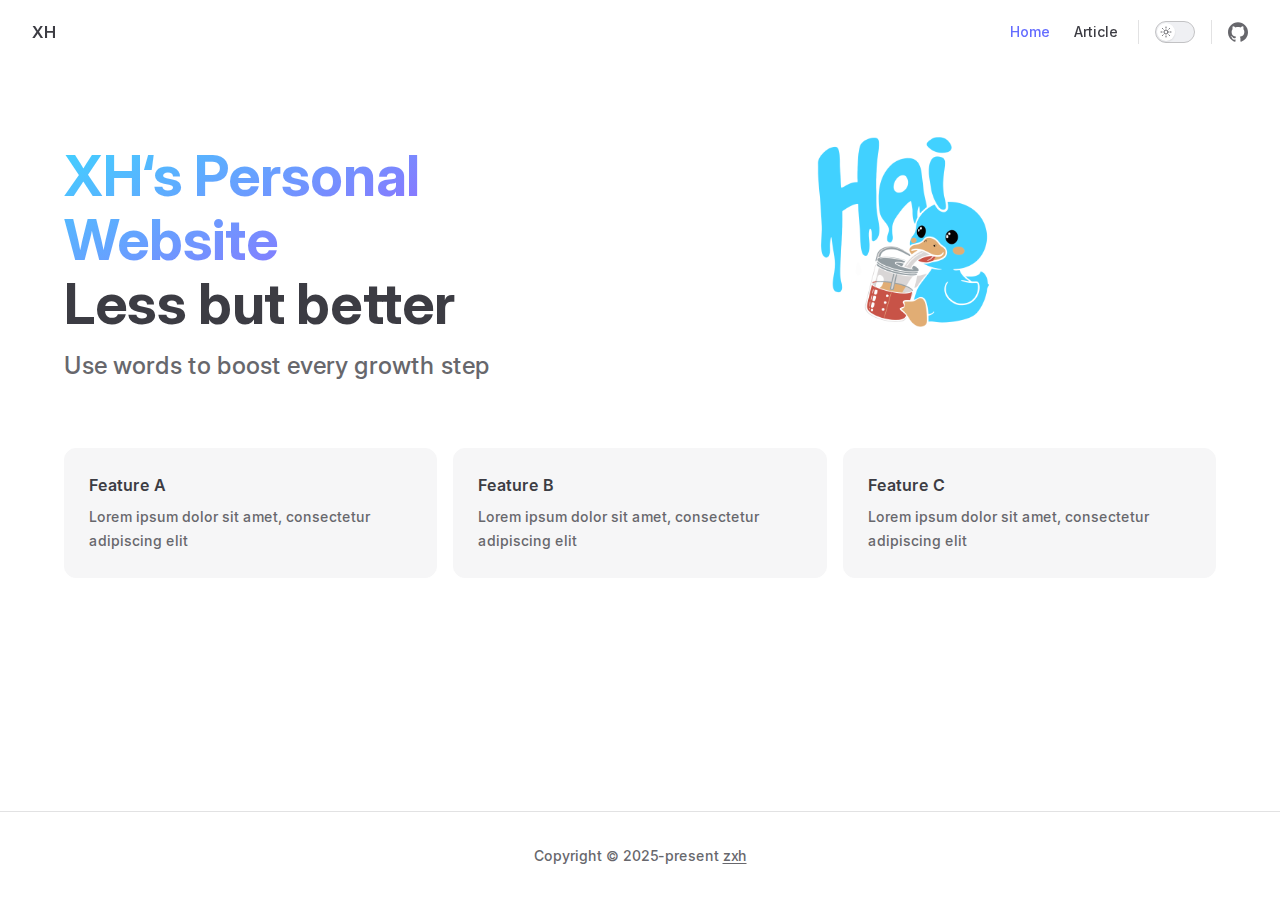
<file: index.html>
<!DOCTYPE html>
<html lang="en-US" dir="ltr">
  <head>
    <meta charset="utf-8">
    <meta name="viewport" content="width=device-width,initial-scale=1">
    <title>XH</title>
    <meta name="description" content="使用VitePress生成的blog文档网站">
    <meta name="generator" content="VitePress v2.0.0-alpha.12">
    <link rel="preload stylesheet" href="/assets/style.DUV1ChgA.css" as="style">
    <link rel="preload stylesheet" href="/vp-icons.css" as="style">
    
    <script type="module" src="/assets/app.CC34lqM5.js"></script>
    <link rel="preload" href="/assets/inter-roman-latin.Di8DUHzh.woff2" as="font" type="font/woff2" crossorigin="">
    <link rel="modulepreload" href="/assets/chunks/theme.CEknvPXt.js">
    <link rel="modulepreload" href="/assets/chunks/framework.W5ZyBR1w.js">
    <link rel="modulepreload" href="/assets/index.md.D9XvbfCu.lean.js">
    <script id="check-dark-mode">(()=>{const e=localStorage.getItem("vitepress-theme-appearance")||"auto",a=window.matchMedia("(prefers-color-scheme: dark)").matches;(!e||e==="auto"?a:e==="dark")&&document.documentElement.classList.add("dark")})();</script>
    <script id="check-mac-os">document.documentElement.classList.toggle("mac",/Mac|iPhone|iPod|iPad/i.test(navigator.platform));</script>
  </head>
  <body>
    <div id="app"><div class="Layout" data-v-adb156aa><!--[--><!--]--><!--[--><span tabindex="-1" data-v-25894987></span><a href="#VPContent" class="VPSkipLink visually-hidden" data-v-25894987>Skip to content</a><!--]--><!----><header class="VPNav" data-v-adb156aa data-v-710d54a1><div class="VPNavBar" data-v-710d54a1 data-v-9a931d85><div class="wrapper" data-v-9a931d85><div class="container" data-v-9a931d85><div class="title" data-v-9a931d85><div class="VPNavBarTitle" data-v-9a931d85 data-v-a7678680><a class="title" href="/" data-v-a7678680><!--[--><!--]--><!----><span data-v-a7678680>XH</span><!--[--><!--]--></a></div></div><div class="content" data-v-9a931d85><div class="content-body" data-v-9a931d85><!--[--><!--]--><div class="VPNavBarSearch search" data-v-9a931d85><!----></div><nav aria-labelledby="main-nav-aria-label" class="VPNavBarMenu menu" data-v-9a931d85 data-v-b2a6359a><span id="main-nav-aria-label" class="visually-hidden" data-v-b2a6359a> Main Navigation </span><!--[--><!--[--><a class="VPLink link VPNavBarMenuLink active" href="/" tabindex="0" data-v-b2a6359a data-v-f51a6a4e><!--[--><span data-v-f51a6a4e>Home</span><!--]--></a><!--]--><!--[--><a class="VPLink link VPNavBarMenuLink" href="/markdown-examples.html" tabindex="0" data-v-b2a6359a data-v-f51a6a4e><!--[--><span data-v-f51a6a4e>Article</span><!--]--></a><!--]--><!--]--></nav><!----><div class="VPNavBarAppearance appearance" data-v-9a931d85 data-v-0c51f69e><button class="VPSwitch VPSwitchAppearance" type="button" role="switch" title aria-checked="false" data-v-0c51f69e data-v-4a8a5fa1 data-v-a7b1f22e><span class="check" data-v-a7b1f22e><span class="icon" data-v-a7b1f22e><!--[--><span class="vpi-sun sun" data-v-4a8a5fa1></span><span class="vpi-moon moon" data-v-4a8a5fa1></span><!--]--></span></span></button></div><div class="VPSocialLinks VPNavBarSocialLinks social-links" data-v-9a931d85 data-v-9355685b data-v-8d0fad53><!--[--><a class="VPSocialLink no-icon" href="https://github.com/zxh09" aria-label="github" target="_blank" rel="me noopener" data-v-8d0fad53 data-v-4b28e088><span class="vpi-social-github"></span></a><!--]--></div><div class="VPFlyout VPNavBarExtra extra" data-v-9a931d85 data-v-8dec9abe data-v-ad93f926><button type="button" class="button" aria-haspopup="true" aria-expanded="false" aria-label="extra navigation" data-v-ad93f926><span class="vpi-more-horizontal icon" data-v-ad93f926></span></button><div class="menu" data-v-ad93f926><div class="VPMenu" data-v-ad93f926 data-v-7fc4bb5d><!----><!--[--><!--[--><!----><div class="group" data-v-8dec9abe><div class="item appearance" data-v-8dec9abe><p class="label" data-v-8dec9abe>Appearance</p><div class="appearance-action" data-v-8dec9abe><button class="VPSwitch VPSwitchAppearance" type="button" role="switch" title aria-checked="false" data-v-8dec9abe data-v-4a8a5fa1 data-v-a7b1f22e><span class="check" data-v-a7b1f22e><span class="icon" data-v-a7b1f22e><!--[--><span class="vpi-sun sun" data-v-4a8a5fa1></span><span class="vpi-moon moon" data-v-4a8a5fa1></span><!--]--></span></span></button></div></div></div><div class="group" data-v-8dec9abe><div class="item social-links" data-v-8dec9abe><div class="VPSocialLinks social-links-list" data-v-8dec9abe data-v-8d0fad53><!--[--><a class="VPSocialLink no-icon" href="https://github.com/zxh09" aria-label="github" target="_blank" rel="me noopener" data-v-8d0fad53 data-v-4b28e088><span class="vpi-social-github"></span></a><!--]--></div></div></div><!--]--><!--]--></div></div></div><!--[--><!--]--><button type="button" class="VPNavBarHamburger hamburger" aria-label="mobile navigation" aria-expanded="false" aria-controls="VPNavScreen" data-v-9a931d85 data-v-36418c8a><span class="container" data-v-36418c8a><span class="top" data-v-36418c8a></span><span class="middle" data-v-36418c8a></span><span class="bottom" data-v-36418c8a></span></span></button></div></div></div></div><div class="divider" data-v-9a931d85><div class="divider-line" data-v-9a931d85></div></div></div><!----></header><!----><!----><div class="VPContent is-home" id="VPContent" data-v-adb156aa data-v-68d24d07><div class="VPHome" data-v-68d24d07 data-v-93626b17><!--[--><!--]--><div class="VPHero has-image VPHomeHero" data-v-93626b17 data-v-32ca7576><div class="container" data-v-32ca7576><div class="main" data-v-32ca7576><!--[--><!--]--><!--[--><h1 class="heading" data-v-32ca7576><span class="name clip" data-v-32ca7576>XH‘s Personal Website</span><span class="text" data-v-32ca7576>Less but better</span></h1><p class="tagline" data-v-32ca7576>Use words to boost every growth step</p><!--]--><!--[--><!--]--><!----><!--[--><!--]--></div><div class="image" data-v-32ca7576><div class="image-container" data-v-32ca7576><div class="image-bg" data-v-32ca7576></div><!--[--><!--[--><img class="VPImage image-src" src="/imgs/main.png" alt data-v-a6f356d4><!--]--><!--]--></div></div></div></div><!--[--><!--]--><!--[--><!--]--><div class="VPFeatures VPHomeFeatures" data-v-93626b17 data-v-2388cc0f><div class="container" data-v-2388cc0f><div class="items" data-v-2388cc0f><!--[--><div class="grid-3 item" data-v-2388cc0f><div class="VPLink no-icon VPFeature" data-v-2388cc0f data-v-0be85308><!--[--><article class="box" data-v-0be85308><!----><h2 class="title" data-v-0be85308>Feature A</h2><p class="details" data-v-0be85308>Lorem ipsum dolor sit amet, consectetur adipiscing elit</p><!----></article><!--]--></div></div><div class="grid-3 item" data-v-2388cc0f><div class="VPLink no-icon VPFeature" data-v-2388cc0f data-v-0be85308><!--[--><article class="box" data-v-0be85308><!----><h2 class="title" data-v-0be85308>Feature B</h2><p class="details" data-v-0be85308>Lorem ipsum dolor sit amet, consectetur adipiscing elit</p><!----></article><!--]--></div></div><div class="grid-3 item" data-v-2388cc0f><div class="VPLink no-icon VPFeature" data-v-2388cc0f data-v-0be85308><!--[--><article class="box" data-v-0be85308><!----><h2 class="title" data-v-0be85308>Feature C</h2><p class="details" data-v-0be85308>Lorem ipsum dolor sit amet, consectetur adipiscing elit</p><!----></article><!--]--></div></div><!--]--></div></div></div><!--[--><!--]--><div class="vp-doc container" style="" data-v-93626b17 data-v-5d46c7b2><!--[--><div style="position:relative;" data-v-93626b17><div></div></div><!--]--></div></div></div><footer class="VPFooter" data-v-adb156aa data-v-08263609><div class="container" data-v-08263609><!----><p class="copyright" data-v-08263609>Copyright © 2025-present <a href="https://github.com/zxh09">zxh</a></p></div></footer><!--[--><!--]--></div></div>
    <script>window.__VP_HASH_MAP__=JSON.parse("{\"1600words.md\":\"C4HKEmyh\",\"api-examples.md\":\"BicJj2R2\",\"index.md\":\"D9XvbfCu\",\"markdown-examples.md\":\"Cv0od21R\"}");window.__VP_SITE_DATA__=JSON.parse("{\"lang\":\"en-US\",\"dir\":\"ltr\",\"title\":\"XH\",\"description\":\"使用VitePress生成的blog文档网站\",\"base\":\"/\",\"head\":[],\"router\":{\"prefetchLinks\":true},\"appearance\":true,\"themeConfig\":{\"nav\":[{\"text\":\"Home\",\"link\":\"/\"},{\"text\":\"Article\",\"link\":\"/markdown-examples\"}],\"sidebar\":[{\"text\":\"Article\",\"items\":[{\"text\":\"Markdown Examples\",\"link\":\"/markdown-examples\"},{\"text\":\"Runtime API Examples\",\"link\":\"/api-examples\"},{\"text\":\"1600words\",\"link\":\"/1600words\"}]}],\"socialLinks\":[{\"icon\":\"github\",\"link\":\"https://github.com/zxh09\"}],\"footer\":{\"copyright\":\"Copyright © 2025-present <a href=\\\"https://github.com/zxh09\\\">zxh</a>\"}},\"locales\":{},\"scrollOffset\":134,\"cleanUrls\":false,\"additionalConfig\":{}}");</script>
    
  </body>
</html>
</file>
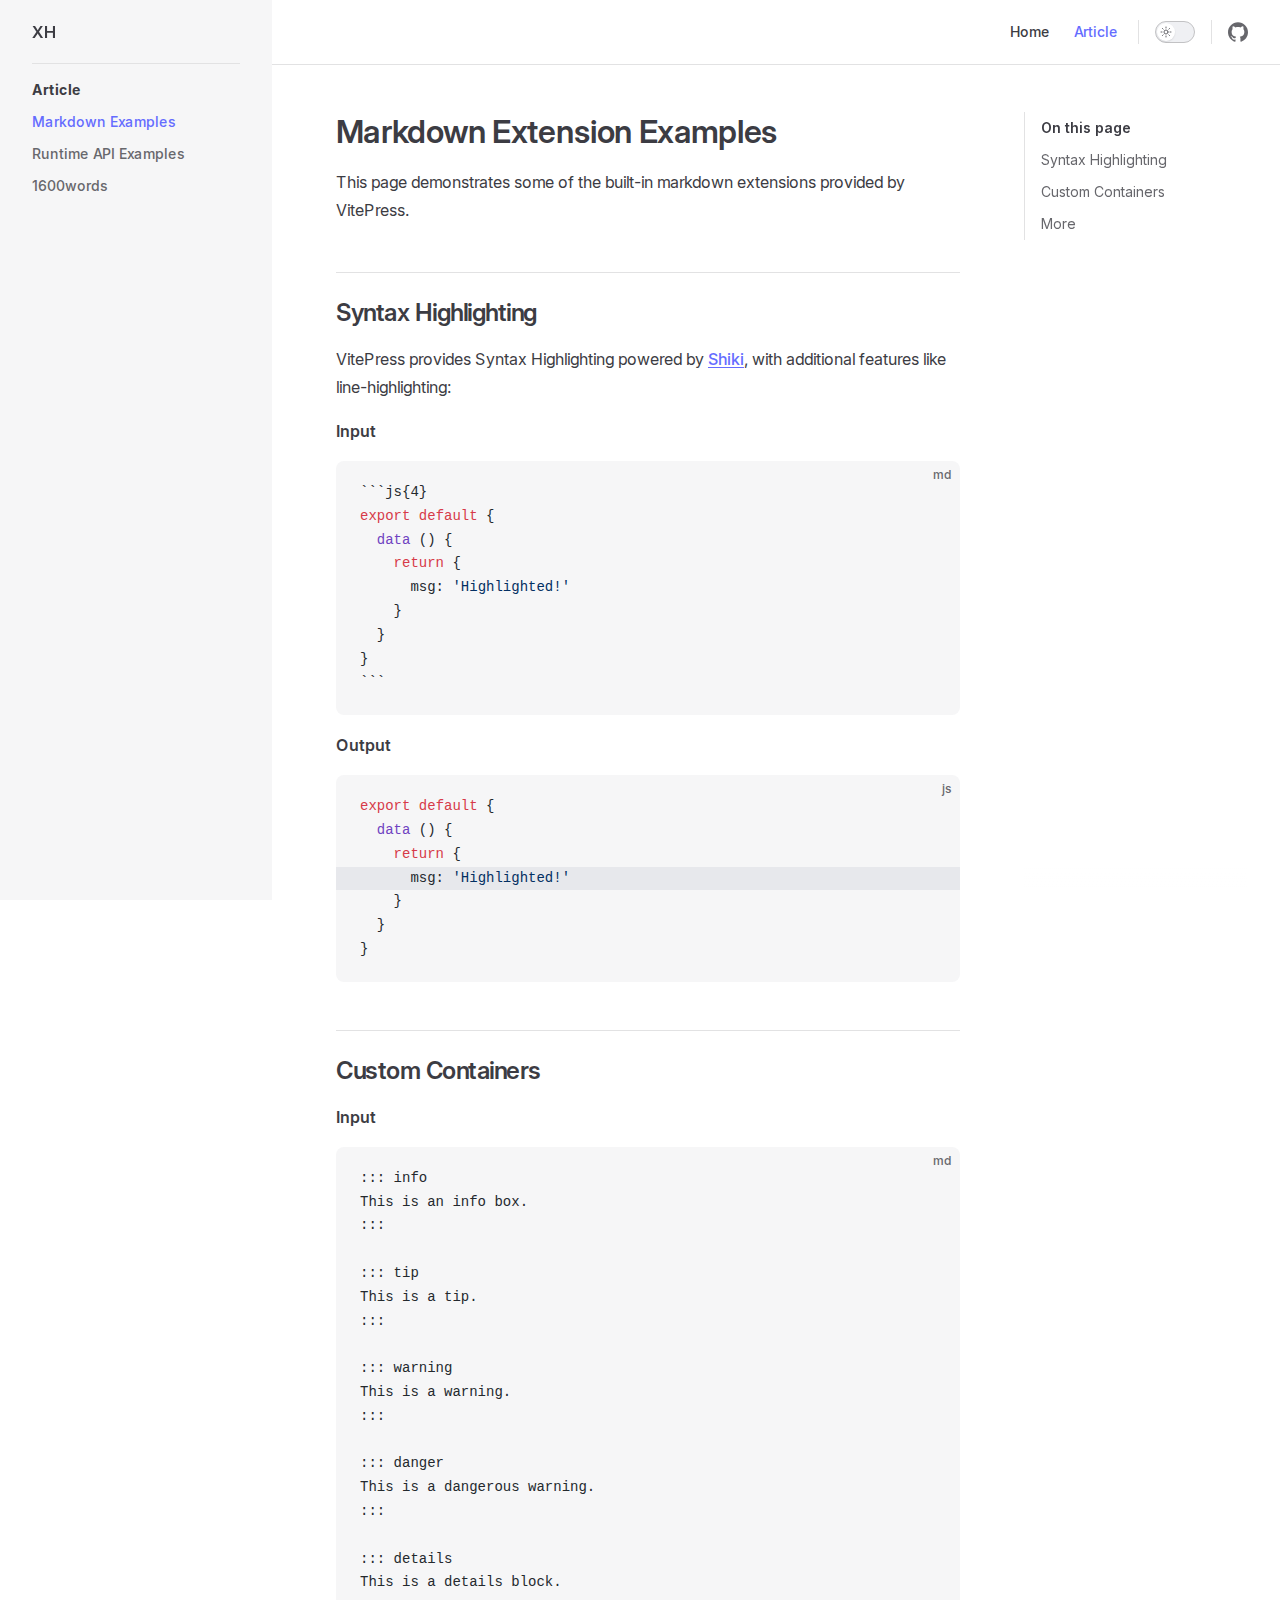
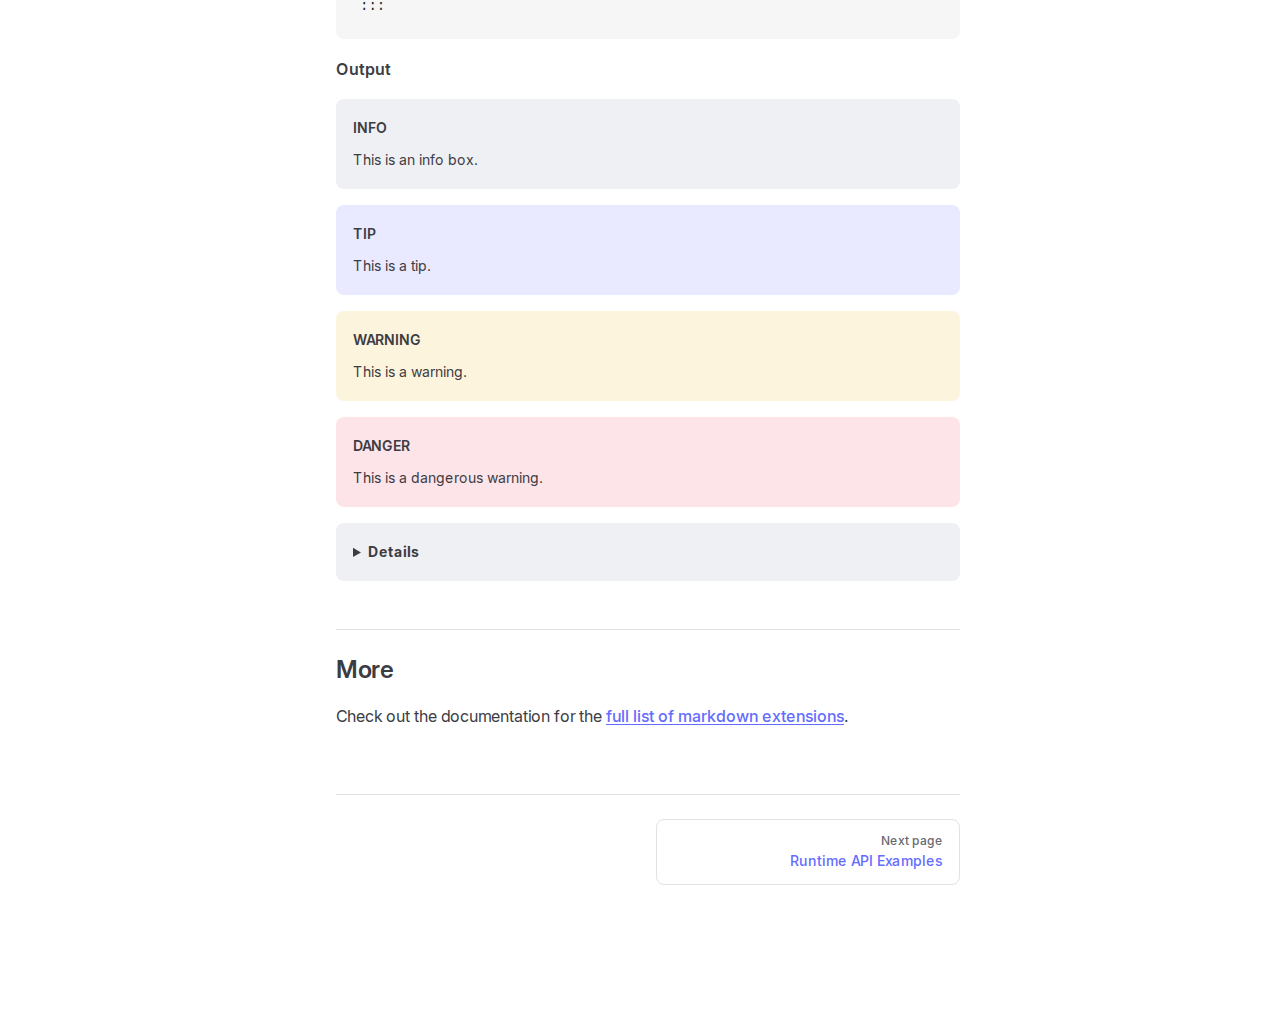
<file: markdown-examples.html>
<!DOCTYPE html>
<html lang="en-US" dir="ltr">
  <head>
    <meta charset="utf-8">
    <meta name="viewport" content="width=device-width,initial-scale=1">
    <title>Markdown Extension Examples | XH</title>
    <meta name="description" content="使用VitePress生成的blog文档网站">
    <meta name="generator" content="VitePress v2.0.0-alpha.12">
    <link rel="preload stylesheet" href="/assets/style.DUV1ChgA.css" as="style">
    <link rel="preload stylesheet" href="/vp-icons.css" as="style">
    
    <script type="module" src="/assets/app.CC34lqM5.js"></script>
    <link rel="preload" href="/assets/inter-roman-latin.Di8DUHzh.woff2" as="font" type="font/woff2" crossorigin="">
    <link rel="modulepreload" href="/assets/chunks/theme.CEknvPXt.js">
    <link rel="modulepreload" href="/assets/chunks/framework.W5ZyBR1w.js">
    <link rel="modulepreload" href="/assets/markdown-examples.md.Cv0od21R.lean.js">
    <script id="check-dark-mode">(()=>{const e=localStorage.getItem("vitepress-theme-appearance")||"auto",a=window.matchMedia("(prefers-color-scheme: dark)").matches;(!e||e==="auto"?a:e==="dark")&&document.documentElement.classList.add("dark")})();</script>
    <script id="check-mac-os">document.documentElement.classList.toggle("mac",/Mac|iPhone|iPod|iPad/i.test(navigator.platform));</script>
  </head>
  <body>
    <div id="app"><div class="Layout" data-v-adb156aa><!--[--><!--]--><!--[--><span tabindex="-1" data-v-25894987></span><a href="#VPContent" class="VPSkipLink visually-hidden" data-v-25894987>Skip to content</a><!--]--><!----><header class="VPNav" data-v-adb156aa data-v-710d54a1><div class="VPNavBar" data-v-710d54a1 data-v-9a931d85><div class="wrapper" data-v-9a931d85><div class="container" data-v-9a931d85><div class="title" data-v-9a931d85><div class="VPNavBarTitle has-sidebar" data-v-9a931d85 data-v-a7678680><a class="title" href="/" data-v-a7678680><!--[--><!--]--><!----><span data-v-a7678680>XH</span><!--[--><!--]--></a></div></div><div class="content" data-v-9a931d85><div class="content-body" data-v-9a931d85><!--[--><!--]--><div class="VPNavBarSearch search" data-v-9a931d85><!----></div><nav aria-labelledby="main-nav-aria-label" class="VPNavBarMenu menu" data-v-9a931d85 data-v-b2a6359a><span id="main-nav-aria-label" class="visually-hidden" data-v-b2a6359a> Main Navigation </span><!--[--><!--[--><a class="VPLink link VPNavBarMenuLink" href="/" tabindex="0" data-v-b2a6359a data-v-f51a6a4e><!--[--><span data-v-f51a6a4e>Home</span><!--]--></a><!--]--><!--[--><a class="VPLink link VPNavBarMenuLink active" href="/markdown-examples.html" tabindex="0" data-v-b2a6359a data-v-f51a6a4e><!--[--><span data-v-f51a6a4e>Article</span><!--]--></a><!--]--><!--]--></nav><!----><div class="VPNavBarAppearance appearance" data-v-9a931d85 data-v-0c51f69e><button class="VPSwitch VPSwitchAppearance" type="button" role="switch" title aria-checked="false" data-v-0c51f69e data-v-4a8a5fa1 data-v-a7b1f22e><span class="check" data-v-a7b1f22e><span class="icon" data-v-a7b1f22e><!--[--><span class="vpi-sun sun" data-v-4a8a5fa1></span><span class="vpi-moon moon" data-v-4a8a5fa1></span><!--]--></span></span></button></div><div class="VPSocialLinks VPNavBarSocialLinks social-links" data-v-9a931d85 data-v-9355685b data-v-8d0fad53><!--[--><a class="VPSocialLink no-icon" href="https://github.com/zxh09" aria-label="github" target="_blank" rel="me noopener" data-v-8d0fad53 data-v-4b28e088><span class="vpi-social-github"></span></a><!--]--></div><div class="VPFlyout VPNavBarExtra extra" data-v-9a931d85 data-v-8dec9abe data-v-ad93f926><button type="button" class="button" aria-haspopup="true" aria-expanded="false" aria-label="extra navigation" data-v-ad93f926><span class="vpi-more-horizontal icon" data-v-ad93f926></span></button><div class="menu" data-v-ad93f926><div class="VPMenu" data-v-ad93f926 data-v-7fc4bb5d><!----><!--[--><!--[--><!----><div class="group" data-v-8dec9abe><div class="item appearance" data-v-8dec9abe><p class="label" data-v-8dec9abe>Appearance</p><div class="appearance-action" data-v-8dec9abe><button class="VPSwitch VPSwitchAppearance" type="button" role="switch" title aria-checked="false" data-v-8dec9abe data-v-4a8a5fa1 data-v-a7b1f22e><span class="check" data-v-a7b1f22e><span class="icon" data-v-a7b1f22e><!--[--><span class="vpi-sun sun" data-v-4a8a5fa1></span><span class="vpi-moon moon" data-v-4a8a5fa1></span><!--]--></span></span></button></div></div></div><div class="group" data-v-8dec9abe><div class="item social-links" data-v-8dec9abe><div class="VPSocialLinks social-links-list" data-v-8dec9abe data-v-8d0fad53><!--[--><a class="VPSocialLink no-icon" href="https://github.com/zxh09" aria-label="github" target="_blank" rel="me noopener" data-v-8d0fad53 data-v-4b28e088><span class="vpi-social-github"></span></a><!--]--></div></div></div><!--]--><!--]--></div></div></div><!--[--><!--]--><button type="button" class="VPNavBarHamburger hamburger" aria-label="mobile navigation" aria-expanded="false" aria-controls="VPNavScreen" data-v-9a931d85 data-v-36418c8a><span class="container" data-v-36418c8a><span class="top" data-v-36418c8a></span><span class="middle" data-v-36418c8a></span><span class="bottom" data-v-36418c8a></span></span></button></div></div></div></div><div class="divider" data-v-9a931d85><div class="divider-line" data-v-9a931d85></div></div></div><!----></header><div class="VPLocalNav has-sidebar empty" data-v-adb156aa data-v-00fb20b8><div class="container" data-v-00fb20b8><button class="menu" aria-expanded="false" aria-controls="VPSidebarNav" data-v-00fb20b8><span class="vpi-align-left menu-icon" data-v-00fb20b8></span><span class="menu-text" data-v-00fb20b8>Menu</span></button><div class="VPLocalNavOutlineDropdown" style="--vp-vh:0px;" data-v-00fb20b8 data-v-99df689c><button data-v-99df689c>Return to top</button><!----></div></div></div><aside class="VPSidebar" data-v-adb156aa data-v-d5a2a295><div class="curtain" data-v-d5a2a295></div><nav class="nav" id="VPSidebarNav" aria-labelledby="sidebar-aria-label" tabindex="-1" data-v-d5a2a295><span class="visually-hidden" id="sidebar-aria-label" data-v-d5a2a295> Sidebar Navigation </span><!--[--><!--]--><!--[--><div class="no-transition group" data-v-36bc6b9e><section class="VPSidebarItem level-0 has-active" data-v-36bc6b9e data-v-54834ca1><div class="item" role="button" tabindex="0" data-v-54834ca1><div class="indicator" data-v-54834ca1></div><h2 class="text" data-v-54834ca1>Article</h2><!----></div><div class="items" data-v-54834ca1><!--[--><div class="VPSidebarItem level-1 is-link" data-v-54834ca1 data-v-54834ca1><div class="item" data-v-54834ca1><div class="indicator" data-v-54834ca1></div><a class="VPLink link link" href="/markdown-examples.html" data-v-54834ca1><!--[--><p class="text" data-v-54834ca1>Markdown Examples</p><!--]--></a><!----></div><!----></div><div class="VPSidebarItem level-1 is-link" data-v-54834ca1 data-v-54834ca1><div class="item" data-v-54834ca1><div class="indicator" data-v-54834ca1></div><a class="VPLink link link" href="/api-examples.html" data-v-54834ca1><!--[--><p class="text" data-v-54834ca1>Runtime API Examples</p><!--]--></a><!----></div><!----></div><div class="VPSidebarItem level-1 is-link" data-v-54834ca1 data-v-54834ca1><div class="item" data-v-54834ca1><div class="indicator" data-v-54834ca1></div><a class="VPLink link link" href="/1600words.html" data-v-54834ca1><!--[--><p class="text" data-v-54834ca1>1600words</p><!--]--></a><!----></div><!----></div><!--]--></div></section></div><!--]--><!--[--><!--]--></nav></aside><div class="VPContent has-sidebar" id="VPContent" data-v-adb156aa data-v-68d24d07><div class="VPDoc has-sidebar has-aside" data-v-68d24d07 data-v-02d4cdb5><!--[--><!--]--><div class="container" data-v-02d4cdb5><div class="aside" data-v-02d4cdb5><div class="aside-curtain" data-v-02d4cdb5></div><div class="aside-container" data-v-02d4cdb5><div class="aside-content" data-v-02d4cdb5><div class="VPDocAside" data-v-02d4cdb5 data-v-dc518512><!--[--><!--]--><!--[--><!--]--><nav aria-labelledby="doc-outline-aria-label" class="VPDocAsideOutline" data-v-dc518512 data-v-774748a4><div class="content" data-v-774748a4><div class="outline-marker" data-v-774748a4></div><div aria-level="2" class="outline-title" id="doc-outline-aria-label" role="heading" data-v-774748a4>On this page</div><ul class="VPDocOutlineItem root" data-v-774748a4 data-v-e3037b92><!--[--><!--]--></ul></div></nav><!--[--><!--]--><div class="spacer" data-v-dc518512></div><!--[--><!--]--><!----><!--[--><!--]--><!--[--><!--]--></div></div></div></div><div class="content" data-v-02d4cdb5><div class="content-container" data-v-02d4cdb5><!--[--><!--]--><main class="main" data-v-02d4cdb5><div style="position:relative;" class="vp-doc _markdown-examples" data-v-02d4cdb5><div><h1 id="markdown-extension-examples" tabindex="-1">Markdown Extension Examples <a class="header-anchor" href="#markdown-extension-examples" aria-label="Permalink to “Markdown Extension Examples”">​</a></h1><p>This page demonstrates some of the built-in markdown extensions provided by VitePress.</p><h2 id="syntax-highlighting" tabindex="-1">Syntax Highlighting <a class="header-anchor" href="#syntax-highlighting" aria-label="Permalink to “Syntax Highlighting”">​</a></h2><p>VitePress provides Syntax Highlighting powered by <a href="https://github.com/shikijs/shiki" target="_blank" rel="noreferrer">Shiki</a>, with additional features like line-highlighting:</p><p><strong>Input</strong></p><div class="language-md"><button title="Copy Code" class="copy"></button><span class="lang">md</span><pre class="shiki shiki-themes github-light github-dark" style="--shiki-light:#24292e;--shiki-dark:#e1e4e8;--shiki-light-bg:#fff;--shiki-dark-bg:#24292e;" tabindex="0" dir="ltr"><code><span class="line"><span style="--shiki-light:#24292E;--shiki-dark:#E1E4E8;">```js{4}</span></span>
<span class="line"><span style="--shiki-light:#D73A49;--shiki-dark:#F97583;">export</span><span style="--shiki-light:#D73A49;--shiki-dark:#F97583;"> default</span><span style="--shiki-light:#24292E;--shiki-dark:#E1E4E8;"> {</span></span>
<span class="line"><span style="--shiki-light:#6F42C1;--shiki-dark:#B392F0;">  data</span><span style="--shiki-light:#24292E;--shiki-dark:#E1E4E8;"> () {</span></span>
<span class="line"><span style="--shiki-light:#D73A49;--shiki-dark:#F97583;">    return</span><span style="--shiki-light:#24292E;--shiki-dark:#E1E4E8;"> {</span></span>
<span class="line"><span style="--shiki-light:#24292E;--shiki-dark:#E1E4E8;">      msg: </span><span style="--shiki-light:#032F62;--shiki-dark:#9ECBFF;">&#39;Highlighted!&#39;</span></span>
<span class="line"><span style="--shiki-light:#24292E;--shiki-dark:#E1E4E8;">    }</span></span>
<span class="line"><span style="--shiki-light:#24292E;--shiki-dark:#E1E4E8;">  }</span></span>
<span class="line"><span style="--shiki-light:#24292E;--shiki-dark:#E1E4E8;">}</span></span>
<span class="line"><span style="--shiki-light:#24292E;--shiki-dark:#E1E4E8;">```</span></span></code></pre></div><p><strong>Output</strong></p><div class="language-js"><button title="Copy Code" class="copy"></button><span class="lang">js</span><pre class="shiki shiki-themes github-light github-dark" style="--shiki-light:#24292e;--shiki-dark:#e1e4e8;--shiki-light-bg:#fff;--shiki-dark-bg:#24292e;" tabindex="0" dir="ltr"><code><span class="line"><span style="--shiki-light:#D73A49;--shiki-dark:#F97583;">export</span><span style="--shiki-light:#D73A49;--shiki-dark:#F97583;"> default</span><span style="--shiki-light:#24292E;--shiki-dark:#E1E4E8;"> {</span></span>
<span class="line"><span style="--shiki-light:#6F42C1;--shiki-dark:#B392F0;">  data</span><span style="--shiki-light:#24292E;--shiki-dark:#E1E4E8;"> () {</span></span>
<span class="line"><span style="--shiki-light:#D73A49;--shiki-dark:#F97583;">    return</span><span style="--shiki-light:#24292E;--shiki-dark:#E1E4E8;"> {</span></span>
<span class="line highlighted"><span style="--shiki-light:#24292E;--shiki-dark:#E1E4E8;">      msg: </span><span style="--shiki-light:#032F62;--shiki-dark:#9ECBFF;">&#39;Highlighted!&#39;</span></span>
<span class="line"><span style="--shiki-light:#24292E;--shiki-dark:#E1E4E8;">    }</span></span>
<span class="line"><span style="--shiki-light:#24292E;--shiki-dark:#E1E4E8;">  }</span></span>
<span class="line"><span style="--shiki-light:#24292E;--shiki-dark:#E1E4E8;">}</span></span></code></pre></div><h2 id="custom-containers" tabindex="-1">Custom Containers <a class="header-anchor" href="#custom-containers" aria-label="Permalink to “Custom Containers”">​</a></h2><p><strong>Input</strong></p><div class="language-md"><button title="Copy Code" class="copy"></button><span class="lang">md</span><pre class="shiki shiki-themes github-light github-dark" style="--shiki-light:#24292e;--shiki-dark:#e1e4e8;--shiki-light-bg:#fff;--shiki-dark-bg:#24292e;" tabindex="0" dir="ltr"><code><span class="line"><span style="--shiki-light:#24292E;--shiki-dark:#E1E4E8;">::: info</span></span>
<span class="line"><span style="--shiki-light:#24292E;--shiki-dark:#E1E4E8;">This is an info box.</span></span>
<span class="line"><span style="--shiki-light:#24292E;--shiki-dark:#E1E4E8;">:::</span></span>
<span class="line"></span>
<span class="line"><span style="--shiki-light:#24292E;--shiki-dark:#E1E4E8;">::: tip</span></span>
<span class="line"><span style="--shiki-light:#24292E;--shiki-dark:#E1E4E8;">This is a tip.</span></span>
<span class="line"><span style="--shiki-light:#24292E;--shiki-dark:#E1E4E8;">:::</span></span>
<span class="line"></span>
<span class="line"><span style="--shiki-light:#24292E;--shiki-dark:#E1E4E8;">::: warning</span></span>
<span class="line"><span style="--shiki-light:#24292E;--shiki-dark:#E1E4E8;">This is a warning.</span></span>
<span class="line"><span style="--shiki-light:#24292E;--shiki-dark:#E1E4E8;">:::</span></span>
<span class="line"></span>
<span class="line"><span style="--shiki-light:#24292E;--shiki-dark:#E1E4E8;">::: danger</span></span>
<span class="line"><span style="--shiki-light:#24292E;--shiki-dark:#E1E4E8;">This is a dangerous warning.</span></span>
<span class="line"><span style="--shiki-light:#24292E;--shiki-dark:#E1E4E8;">:::</span></span>
<span class="line"></span>
<span class="line"><span style="--shiki-light:#24292E;--shiki-dark:#E1E4E8;">::: details</span></span>
<span class="line"><span style="--shiki-light:#24292E;--shiki-dark:#E1E4E8;">This is a details block.</span></span>
<span class="line"><span style="--shiki-light:#24292E;--shiki-dark:#E1E4E8;">:::</span></span></code></pre></div><p><strong>Output</strong></p><div class="info custom-block"><p class="custom-block-title custom-block-title-default">INFO</p><p>This is an info box.</p></div><div class="tip custom-block"><p class="custom-block-title custom-block-title-default">TIP</p><p>This is a tip.</p></div><div class="warning custom-block"><p class="custom-block-title custom-block-title-default">WARNING</p><p>This is a warning.</p></div><div class="danger custom-block"><p class="custom-block-title custom-block-title-default">DANGER</p><p>This is a dangerous warning.</p></div><details class="details custom-block"><summary>Details</summary><p>This is a details block.</p></details><h2 id="more" tabindex="-1">More <a class="header-anchor" href="#more" aria-label="Permalink to “More”">​</a></h2><p>Check out the documentation for the <a href="https://vitepress.dev/guide/markdown" target="_blank" rel="noreferrer">full list of markdown extensions</a>.</p></div></div></main><footer class="VPDocFooter" data-v-02d4cdb5 data-v-5f7ae93a><!--[--><!--]--><!----><nav class="prev-next" aria-labelledby="doc-footer-aria-label" data-v-5f7ae93a><span class="visually-hidden" id="doc-footer-aria-label" data-v-5f7ae93a>Pager</span><div class="pager" data-v-5f7ae93a><!----></div><div class="pager" data-v-5f7ae93a><a class="VPLink link pager-link next" href="/api-examples.html" data-v-5f7ae93a><!--[--><span class="desc" data-v-5f7ae93a>Next page</span><span class="title" data-v-5f7ae93a>Runtime API Examples</span><!--]--></a></div></nav></footer><!--[--><!--]--></div></div></div><!--[--><!--]--></div></div><footer class="VPFooter has-sidebar" data-v-adb156aa data-v-08263609><div class="container" data-v-08263609><!----><p class="copyright" data-v-08263609>Copyright © 2025-present <a href="https://github.com/zxh09">zxh</a></p></div></footer><!--[--><!--]--></div></div>
    <script>window.__VP_HASH_MAP__=JSON.parse("{\"1600words.md\":\"C4HKEmyh\",\"api-examples.md\":\"BicJj2R2\",\"index.md\":\"D9XvbfCu\",\"markdown-examples.md\":\"Cv0od21R\"}");window.__VP_SITE_DATA__=JSON.parse("{\"lang\":\"en-US\",\"dir\":\"ltr\",\"title\":\"XH\",\"description\":\"使用VitePress生成的blog文档网站\",\"base\":\"/\",\"head\":[],\"router\":{\"prefetchLinks\":true},\"appearance\":true,\"themeConfig\":{\"nav\":[{\"text\":\"Home\",\"link\":\"/\"},{\"text\":\"Article\",\"link\":\"/markdown-examples\"}],\"sidebar\":[{\"text\":\"Article\",\"items\":[{\"text\":\"Markdown Examples\",\"link\":\"/markdown-examples\"},{\"text\":\"Runtime API Examples\",\"link\":\"/api-examples\"},{\"text\":\"1600words\",\"link\":\"/1600words\"}]}],\"socialLinks\":[{\"icon\":\"github\",\"link\":\"https://github.com/zxh09\"}],\"footer\":{\"copyright\":\"Copyright © 2025-present <a href=\\\"https://github.com/zxh09\\\">zxh</a>\"}},\"locales\":{},\"scrollOffset\":134,\"cleanUrls\":false,\"additionalConfig\":{}}");</script>
    
  </body>
</html>
</file>
<file: assets/style.DUV1ChgA.css>
@font-face{font-family:Inter;font-style:normal;font-weight:100 900;font-display:swap;src:url(/assets/inter-roman-cyrillic-ext.BBPuwvHQ.woff2) format("woff2");unicode-range:U+0460-052F,U+1C80-1C88,U+20B4,U+2DE0-2DFF,U+A640-A69F,U+FE2E-FE2F}@font-face{font-family:Inter;font-style:normal;font-weight:100 900;font-display:swap;src:url(/assets/inter-roman-cyrillic.C5lxZ8CY.woff2) format("woff2");unicode-range:U+0301,U+0400-045F,U+0490-0491,U+04B0-04B1,U+2116}@font-face{font-family:Inter;font-style:normal;font-weight:100 900;font-display:swap;src:url(/assets/inter-roman-greek-ext.CqjqNYQ-.woff2) format("woff2");unicode-range:U+1F00-1FFF}@font-face{font-family:Inter;font-style:normal;font-weight:100 900;font-display:swap;src:url(/assets/inter-roman-greek.BBVDIX6e.woff2) format("woff2");unicode-range:U+0370-0377,U+037A-037F,U+0384-038A,U+038C,U+038E-03A1,U+03A3-03FF}@font-face{font-family:Inter;font-style:normal;font-weight:100 900;font-display:swap;src:url(/assets/inter-roman-vietnamese.BjW4sHH5.woff2) format("woff2");unicode-range:U+0102-0103,U+0110-0111,U+0128-0129,U+0168-0169,U+01A0-01A1,U+01AF-01B0,U+0300-0301,U+0303-0304,U+0308-0309,U+0323,U+0329,U+1EA0-1EF9,U+20AB}@font-face{font-family:Inter;font-style:normal;font-weight:100 900;font-display:swap;src:url(/assets/inter-roman-latin-ext.4ZJIpNVo.woff2) format("woff2");unicode-range:U+0100-02AF,U+0304,U+0308,U+0329,U+1E00-1E9F,U+1EF2-1EFF,U+2020,U+20A0-20AB,U+20AD-20C0,U+2113,U+2C60-2C7F,U+A720-A7FF}@font-face{font-family:Inter;font-style:normal;font-weight:100 900;font-display:swap;src:url(/assets/inter-roman-latin.Di8DUHzh.woff2) format("woff2");unicode-range:U+0000-00FF,U+0131,U+0152-0153,U+02BB-02BC,U+02C6,U+02DA,U+02DC,U+0304,U+0308,U+0329,U+2000-206F,U+2074,U+20AC,U+2122,U+2191,U+2193,U+2212,U+2215,U+FEFF,U+FFFD}@font-face{font-family:Inter;font-style:italic;font-weight:100 900;font-display:swap;src:url(/assets/inter-italic-cyrillic-ext.r48I6akx.woff2) format("woff2");unicode-range:U+0460-052F,U+1C80-1C88,U+20B4,U+2DE0-2DFF,U+A640-A69F,U+FE2E-FE2F}@font-face{font-family:Inter;font-style:italic;font-weight:100 900;font-display:swap;src:url(/assets/inter-italic-cyrillic.By2_1cv3.woff2) format("woff2");unicode-range:U+0301,U+0400-045F,U+0490-0491,U+04B0-04B1,U+2116}@font-face{font-family:Inter;font-style:italic;font-weight:100 900;font-display:swap;src:url(/assets/inter-italic-greek-ext.1u6EdAuj.woff2) format("woff2");unicode-range:U+1F00-1FFF}@font-face{font-family:Inter;font-style:italic;font-weight:100 900;font-display:swap;src:url(/assets/inter-italic-greek.DJ8dCoTZ.woff2) format("woff2");unicode-range:U+0370-0377,U+037A-037F,U+0384-038A,U+038C,U+038E-03A1,U+03A3-03FF}@font-face{font-family:Inter;font-style:italic;font-weight:100 900;font-display:swap;src:url(/assets/inter-italic-vietnamese.BSbpV94h.woff2) format("woff2");unicode-range:U+0102-0103,U+0110-0111,U+0128-0129,U+0168-0169,U+01A0-01A1,U+01AF-01B0,U+0300-0301,U+0303-0304,U+0308-0309,U+0323,U+0329,U+1EA0-1EF9,U+20AB}@font-face{font-family:Inter;font-style:italic;font-weight:100 900;font-display:swap;src:url(/assets/inter-italic-latin-ext.CN1xVJS-.woff2) format("woff2");unicode-range:U+0100-02AF,U+0304,U+0308,U+0329,U+1E00-1E9F,U+1EF2-1EFF,U+2020,U+20A0-20AB,U+20AD-20C0,U+2113,U+2C60-2C7F,U+A720-A7FF}@font-face{font-family:Inter;font-style:italic;font-weight:100 900;font-display:swap;src:url(/assets/inter-italic-latin.C2AdPX0b.woff2) format("woff2");unicode-range:U+0000-00FF,U+0131,U+0152-0153,U+02BB-02BC,U+02C6,U+02DA,U+02DC,U+0304,U+0308,U+0329,U+2000-206F,U+2074,U+20AC,U+2122,U+2191,U+2193,U+2212,U+2215,U+FEFF,U+FFFD}@font-face{font-family:Punctuation SC;font-weight:400;src:local("PingFang SC Regular"),local("Noto Sans CJK SC"),local("Microsoft YaHei");unicode-range:U+201C,U+201D,U+2018,U+2019,U+2E3A,U+2014,U+2013,U+2026,U+00B7,U+007E,U+002F}@font-face{font-family:Punctuation SC;font-weight:500;src:local("PingFang SC Medium"),local("Noto Sans CJK SC"),local("Microsoft YaHei");unicode-range:U+201C,U+201D,U+2018,U+2019,U+2E3A,U+2014,U+2013,U+2026,U+00B7,U+007E,U+002F}@font-face{font-family:Punctuation SC;font-weight:600;src:local("PingFang SC Semibold"),local("Noto Sans CJK SC Bold"),local("Microsoft YaHei Bold");unicode-range:U+201C,U+201D,U+2018,U+2019,U+2E3A,U+2014,U+2013,U+2026,U+00B7,U+007E,U+002F}@font-face{font-family:Punctuation SC;font-weight:700;src:local("PingFang SC Semibold"),local("Noto Sans CJK SC Bold"),local("Microsoft YaHei Bold");unicode-range:U+201C,U+201D,U+2018,U+2019,U+2E3A,U+2014,U+2013,U+2026,U+00B7,U+007E,U+002F}:root{--vp-c-white: #ffffff;--vp-c-black: #000000;--vp-c-neutral: var(--vp-c-black);--vp-c-neutral-inverse: var(--vp-c-white)}.dark{--vp-c-neutral: var(--vp-c-white);--vp-c-neutral-inverse: var(--vp-c-black)}:root{--vp-c-gray-1: #dddde3;--vp-c-gray-2: #e4e4e9;--vp-c-gray-3: #ebebef;--vp-c-gray-soft: rgba(142, 150, 170, .14);--vp-c-indigo-1: #3451b2;--vp-c-indigo-2: #3a5ccc;--vp-c-indigo-3: #5672cd;--vp-c-indigo-soft: rgba(100, 108, 255, .14);--vp-c-purple-1: #6f42c1;--vp-c-purple-2: #7e4cc9;--vp-c-purple-3: #8e5cd9;--vp-c-purple-soft: rgba(159, 122, 234, .14);--vp-c-green-1: #18794e;--vp-c-green-2: #299764;--vp-c-green-3: #30a46c;--vp-c-green-soft: rgba(16, 185, 129, .14);--vp-c-yellow-1: #915930;--vp-c-yellow-2: #946300;--vp-c-yellow-3: #9f6a00;--vp-c-yellow-soft: rgba(234, 179, 8, .14);--vp-c-red-1: #b8272c;--vp-c-red-2: #d5393e;--vp-c-red-3: #e0575b;--vp-c-red-soft: rgba(244, 63, 94, .14);--vp-c-sponsor: #db2777}.dark{--vp-c-gray-1: #515c67;--vp-c-gray-2: #414853;--vp-c-gray-3: #32363f;--vp-c-gray-soft: rgba(101, 117, 133, .16);--vp-c-indigo-1: #a8b1ff;--vp-c-indigo-2: #5c73e7;--vp-c-indigo-3: #3e63dd;--vp-c-indigo-soft: rgba(100, 108, 255, .16);--vp-c-purple-1: #c8abfa;--vp-c-purple-2: #a879e6;--vp-c-purple-3: #8e5cd9;--vp-c-purple-soft: rgba(159, 122, 234, .16);--vp-c-green-1: #3dd68c;--vp-c-green-2: #30a46c;--vp-c-green-3: #298459;--vp-c-green-soft: rgba(16, 185, 129, .16);--vp-c-yellow-1: #f9b44e;--vp-c-yellow-2: #da8b17;--vp-c-yellow-3: #a46a0a;--vp-c-yellow-soft: rgba(234, 179, 8, .16);--vp-c-red-1: #f66f81;--vp-c-red-2: #f14158;--vp-c-red-3: #b62a3c;--vp-c-red-soft: rgba(244, 63, 94, .16)}:root{--vp-c-bg: #ffffff;--vp-c-bg-alt: #f6f6f7;--vp-c-bg-elv: #ffffff;--vp-c-bg-soft: #f6f6f7}.dark{--vp-c-bg: #1b1b1f;--vp-c-bg-alt: #161618;--vp-c-bg-elv: #202127;--vp-c-bg-soft: #202127}:root{--vp-c-border: #c2c2c4;--vp-c-divider: #e2e2e3;--vp-c-gutter: #e2e2e3}.dark{--vp-c-border: #3c3f44;--vp-c-divider: #2e2e32;--vp-c-gutter: #000000}:root{--vp-c-text-1: #3c3c43;--vp-c-text-2: #67676c;--vp-c-text-3: #929295}.dark{--vp-c-text-1: #dfdfd6;--vp-c-text-2: #98989f;--vp-c-text-3: #6a6a71}:root{--vp-c-default-1: var(--vp-c-gray-1);--vp-c-default-2: var(--vp-c-gray-2);--vp-c-default-3: var(--vp-c-gray-3);--vp-c-default-soft: var(--vp-c-gray-soft);--vp-c-brand-1: var(--vp-c-indigo-1);--vp-c-brand-2: var(--vp-c-indigo-2);--vp-c-brand-3: var(--vp-c-indigo-3);--vp-c-brand-soft: var(--vp-c-indigo-soft);--vp-c-brand: var(--vp-c-brand-1);--vp-c-tip-1: var(--vp-c-brand-1);--vp-c-tip-2: var(--vp-c-brand-2);--vp-c-tip-3: var(--vp-c-brand-3);--vp-c-tip-soft: var(--vp-c-brand-soft);--vp-c-note-1: var(--vp-c-brand-1);--vp-c-note-2: var(--vp-c-brand-2);--vp-c-note-3: var(--vp-c-brand-3);--vp-c-note-soft: var(--vp-c-brand-soft);--vp-c-success-1: var(--vp-c-green-1);--vp-c-success-2: var(--vp-c-green-2);--vp-c-success-3: var(--vp-c-green-3);--vp-c-success-soft: var(--vp-c-green-soft);--vp-c-important-1: var(--vp-c-purple-1);--vp-c-important-2: var(--vp-c-purple-2);--vp-c-important-3: var(--vp-c-purple-3);--vp-c-important-soft: var(--vp-c-purple-soft);--vp-c-warning-1: var(--vp-c-yellow-1);--vp-c-warning-2: var(--vp-c-yellow-2);--vp-c-warning-3: var(--vp-c-yellow-3);--vp-c-warning-soft: var(--vp-c-yellow-soft);--vp-c-danger-1: var(--vp-c-red-1);--vp-c-danger-2: var(--vp-c-red-2);--vp-c-danger-3: var(--vp-c-red-3);--vp-c-danger-soft: var(--vp-c-red-soft);--vp-c-caution-1: var(--vp-c-red-1);--vp-c-caution-2: var(--vp-c-red-2);--vp-c-caution-3: var(--vp-c-red-3);--vp-c-caution-soft: var(--vp-c-red-soft)}:root{--vp-font-family-base: "Inter", ui-sans-serif, system-ui, sans-serif, "Apple Color Emoji", "Segoe UI Emoji", "Segoe UI Symbol", "Noto Color Emoji";--vp-font-family-mono: ui-monospace, "Menlo", "Monaco", "Consolas", "Liberation Mono", "Courier New", monospace;font-optical-sizing:auto}:root:where(:lang(zh)){--vp-font-family-base: "Punctuation SC", "Inter", ui-sans-serif, system-ui, sans-serif, "Apple Color Emoji", "Segoe UI Emoji", "Segoe UI Symbol", "Noto Color Emoji"}:root{--vp-shadow-1: 0 1px 2px rgba(0, 0, 0, .04), 0 1px 2px rgba(0, 0, 0, .06);--vp-shadow-2: 0 3px 12px rgba(0, 0, 0, .07), 0 1px 4px rgba(0, 0, 0, .07);--vp-shadow-3: 0 12px 32px rgba(0, 0, 0, .1), 0 2px 6px rgba(0, 0, 0, .08);--vp-shadow-4: 0 14px 44px rgba(0, 0, 0, .12), 0 3px 9px rgba(0, 0, 0, .12);--vp-shadow-5: 0 18px 56px rgba(0, 0, 0, .16), 0 4px 12px rgba(0, 0, 0, .16)}:root{--vp-z-index-footer: 10;--vp-z-index-local-nav: 20;--vp-z-index-nav: 30;--vp-z-index-layout-top: 40;--vp-z-index-backdrop: 50;--vp-z-index-sidebar: 60}@media(min-width:960px){:root{--vp-z-index-sidebar: 25}}:root{--vp-layout-max-width: 1440px}:root{--vp-header-anchor-symbol: "#"}:root{--vp-code-line-height: 1.7;--vp-code-font-size: .875em;--vp-code-color: var(--vp-c-brand-1);--vp-code-link-color: var(--vp-c-brand-1);--vp-code-link-hover-color: var(--vp-c-brand-2);--vp-code-bg: var(--vp-c-default-soft);--vp-code-block-color: var(--vp-c-text-2);--vp-code-block-bg: var(--vp-c-bg-alt);--vp-code-block-divider-color: var(--vp-c-gutter);--vp-code-lang-color: var(--vp-c-text-2);--vp-code-line-highlight-color: var(--vp-c-default-soft);--vp-code-line-number-color: var(--vp-c-text-2);--vp-code-line-diff-add-color: var(--vp-c-success-soft);--vp-code-line-diff-add-symbol-color: var(--vp-c-success-1);--vp-code-line-diff-remove-color: var(--vp-c-danger-soft);--vp-code-line-diff-remove-symbol-color: var(--vp-c-danger-1);--vp-code-line-warning-color: var(--vp-c-warning-soft);--vp-code-line-error-color: var(--vp-c-danger-soft);--vp-code-copy-code-border-color: var(--vp-c-divider);--vp-code-copy-code-bg: var(--vp-c-bg-soft);--vp-code-copy-code-hover-border-color: var(--vp-c-divider);--vp-code-copy-code-hover-bg: var(--vp-c-bg);--vp-code-copy-code-active-text: var(--vp-c-text-2);--vp-code-copy-copied-text-content: "Copied";--vp-code-tab-divider: var(--vp-code-block-divider-color);--vp-code-tab-text-color: var(--vp-c-text-2);--vp-code-tab-bg: var(--vp-code-block-bg);--vp-code-tab-hover-text-color: var(--vp-c-text-1);--vp-code-tab-active-text-color: var(--vp-c-text-1);--vp-code-tab-active-bar-color: var(--vp-c-brand-1)}:lang(es),:lang(pt){--vp-code-copy-copied-text-content: "Copiado"}:lang(fa){--vp-code-copy-copied-text-content: "کپی شد"}:lang(ko){--vp-code-copy-copied-text-content: "복사됨"}:lang(ru){--vp-code-copy-copied-text-content: "Скопировано"}:lang(zh){--vp-code-copy-copied-text-content: "已复制"}:root{--vp-button-brand-border: transparent;--vp-button-brand-text: var(--vp-c-white);--vp-button-brand-bg: var(--vp-c-brand-3);--vp-button-brand-hover-border: transparent;--vp-button-brand-hover-text: var(--vp-c-white);--vp-button-brand-hover-bg: var(--vp-c-brand-2);--vp-button-brand-active-border: transparent;--vp-button-brand-active-text: var(--vp-c-white);--vp-button-brand-active-bg: var(--vp-c-brand-1);--vp-button-alt-border: transparent;--vp-button-alt-text: var(--vp-c-text-1);--vp-button-alt-bg: var(--vp-c-default-3);--vp-button-alt-hover-border: transparent;--vp-button-alt-hover-text: var(--vp-c-text-1);--vp-button-alt-hover-bg: var(--vp-c-default-2);--vp-button-alt-active-border: transparent;--vp-button-alt-active-text: var(--vp-c-text-1);--vp-button-alt-active-bg: var(--vp-c-default-1);--vp-button-sponsor-border: var(--vp-c-text-2);--vp-button-sponsor-text: var(--vp-c-text-2);--vp-button-sponsor-bg: transparent;--vp-button-sponsor-hover-border: var(--vp-c-sponsor);--vp-button-sponsor-hover-text: var(--vp-c-sponsor);--vp-button-sponsor-hover-bg: transparent;--vp-button-sponsor-active-border: var(--vp-c-sponsor);--vp-button-sponsor-active-text: var(--vp-c-sponsor);--vp-button-sponsor-active-bg: transparent}:root{--vp-custom-block-font-size: 14px;--vp-custom-block-code-font-size: 13px;--vp-custom-block-info-border: transparent;--vp-custom-block-info-text: var(--vp-c-text-1);--vp-custom-block-info-bg: var(--vp-c-default-soft);--vp-custom-block-info-code-bg: var(--vp-c-default-soft);--vp-custom-block-note-border: transparent;--vp-custom-block-note-text: var(--vp-c-text-1);--vp-custom-block-note-bg: var(--vp-c-default-soft);--vp-custom-block-note-code-bg: var(--vp-c-default-soft);--vp-custom-block-tip-border: transparent;--vp-custom-block-tip-text: var(--vp-c-text-1);--vp-custom-block-tip-bg: var(--vp-c-tip-soft);--vp-custom-block-tip-code-bg: var(--vp-c-tip-soft);--vp-custom-block-important-border: transparent;--vp-custom-block-important-text: var(--vp-c-text-1);--vp-custom-block-important-bg: var(--vp-c-important-soft);--vp-custom-block-important-code-bg: var(--vp-c-important-soft);--vp-custom-block-warning-border: transparent;--vp-custom-block-warning-text: var(--vp-c-text-1);--vp-custom-block-warning-bg: var(--vp-c-warning-soft);--vp-custom-block-warning-code-bg: var(--vp-c-warning-soft);--vp-custom-block-danger-border: transparent;--vp-custom-block-danger-text: var(--vp-c-text-1);--vp-custom-block-danger-bg: var(--vp-c-danger-soft);--vp-custom-block-danger-code-bg: var(--vp-c-danger-soft);--vp-custom-block-caution-border: transparent;--vp-custom-block-caution-text: var(--vp-c-text-1);--vp-custom-block-caution-bg: var(--vp-c-caution-soft);--vp-custom-block-caution-code-bg: var(--vp-c-caution-soft);--vp-custom-block-details-border: var(--vp-custom-block-info-border);--vp-custom-block-details-text: var(--vp-custom-block-info-text);--vp-custom-block-details-bg: var(--vp-custom-block-info-bg);--vp-custom-block-details-code-bg: var(--vp-custom-block-info-code-bg)}:root{--vp-input-border-color: var(--vp-c-border);--vp-input-bg-color: var(--vp-c-bg-alt);--vp-input-switch-bg-color: var(--vp-c-default-soft)}:root{--vp-nav-height: 64px;--vp-nav-bg-color: var(--vp-c-bg);--vp-nav-screen-bg-color: var(--vp-c-bg);--vp-nav-logo-height: 24px}.hide-nav{--vp-nav-height: 0px}.hide-nav .VPSidebar{--vp-nav-height: 22px}:root{--vp-local-nav-bg-color: var(--vp-c-bg)}:root{--vp-sidebar-width: 272px;--vp-sidebar-bg-color: var(--vp-c-bg-alt)}:root{--vp-backdrop-bg-color: rgba(0, 0, 0, .6)}:root{--vp-home-hero-name-color: var(--vp-c-brand-1);--vp-home-hero-name-background: transparent;--vp-home-hero-image-background-image: none;--vp-home-hero-image-filter: none}:root{--vp-badge-info-border: transparent;--vp-badge-info-text: var(--vp-c-text-2);--vp-badge-info-bg: var(--vp-c-default-soft);--vp-badge-tip-border: transparent;--vp-badge-tip-text: var(--vp-c-tip-1);--vp-badge-tip-bg: var(--vp-c-tip-soft);--vp-badge-warning-border: transparent;--vp-badge-warning-text: var(--vp-c-warning-1);--vp-badge-warning-bg: var(--vp-c-warning-soft);--vp-badge-danger-border: transparent;--vp-badge-danger-text: var(--vp-c-danger-1);--vp-badge-danger-bg: var(--vp-c-danger-soft)}:root{--vp-carbon-ads-text-color: var(--vp-c-text-1);--vp-carbon-ads-poweredby-color: var(--vp-c-text-2);--vp-carbon-ads-bg-color: var(--vp-c-bg-soft);--vp-carbon-ads-hover-text-color: var(--vp-c-brand-1);--vp-carbon-ads-hover-poweredby-color: var(--vp-c-text-1)}:root{--vp-local-search-bg: var(--vp-c-bg);--vp-local-search-result-bg: var(--vp-c-bg);--vp-local-search-result-border: var(--vp-c-divider);--vp-local-search-result-selected-bg: var(--vp-c-bg);--vp-local-search-result-selected-border: var(--vp-c-brand-1);--vp-local-search-highlight-bg: var(--vp-c-brand-1);--vp-local-search-highlight-text: var(--vp-c-neutral-inverse)}@media(prefers-reduced-motion:reduce){*,:before,:after{animation-delay:-1ms!important;animation-duration:1ms!important;animation-iteration-count:1!important;background-attachment:initial!important;scroll-behavior:auto!important;transition-duration:0s!important;transition-delay:0s!important}}*,:before,:after{box-sizing:border-box}html{line-height:1.4;font-size:16px;-webkit-text-size-adjust:100%}html.dark{color-scheme:dark}body{margin:0;width:100%;min-width:320px;min-height:100vh;line-height:24px;font-family:var(--vp-font-family-base);font-size:16px;font-weight:400;color:var(--vp-c-text-1);background-color:var(--vp-c-bg);font-synthesis:style;text-rendering:optimizeLegibility;-webkit-font-smoothing:antialiased;-moz-osx-font-smoothing:grayscale}main{display:block}h1,h2,h3,h4,h5,h6{margin:0;line-height:24px;font-size:16px;font-weight:400}p{margin:0}strong,b{font-weight:600}a,area,button,[role=button],input,label,select,summary,textarea{touch-action:manipulation}a{color:inherit;text-decoration:inherit}ol,ul{list-style:none;margin:0;padding:0}blockquote{margin:0}pre,code,kbd,samp{font-family:var(--vp-font-family-mono)}img,svg,video,canvas,audio,iframe,embed,object{display:block}figure{margin:0}img,video{max-width:100%;height:auto}button,input,optgroup,select,textarea{border:0;padding:0;line-height:inherit;color:inherit}button{padding:0;font-family:inherit;background-color:transparent;background-image:none}button:enabled,[role=button]:enabled{cursor:pointer}button:focus,button:focus-visible{outline:1px dotted;outline:4px auto -webkit-focus-ring-color}button:focus:not(:focus-visible){outline:none!important}input:focus,textarea:focus,select:focus{outline:none}table{border-collapse:collapse}input{background-color:transparent}input:-ms-input-placeholder,textarea:-ms-input-placeholder{color:var(--vp-c-text-3)}input::-ms-input-placeholder,textarea::-ms-input-placeholder{color:var(--vp-c-text-3)}input::placeholder,textarea::placeholder{color:var(--vp-c-text-3)}input::-webkit-outer-spin-button,input::-webkit-inner-spin-button{-webkit-appearance:none;margin:0}input[type=number]{-moz-appearance:textfield}textarea{resize:vertical}select{-webkit-appearance:none}fieldset{margin:0;padding:0}h1,h2,h3,h4,h5,h6,li,p{overflow-wrap:break-word}vite-error-overlay{z-index:9999}mjx-container{overflow-x:auto}mjx-container>svg{display:inline-block;margin:auto}[class^=vpi-],[class*=" vpi-"],.vp-icon{width:1em;height:1em}[class^=vpi-].bg,[class*=" vpi-"].bg,.vp-icon.bg{background-size:100% 100%;background-color:transparent}[class^=vpi-]:not(.bg),[class*=" vpi-"]:not(.bg),.vp-icon:not(.bg){-webkit-mask:var(--icon) no-repeat;mask:var(--icon) no-repeat;-webkit-mask-size:100% 100%;mask-size:100% 100%;background-color:currentColor;color:inherit}.vpi-align-left{--icon: url("data:image/svg+xml,%3Csvg xmlns='http://www.w3.org/2000/svg' viewBox='0 0 24 24'%3E%3Cpath fill='none' stroke='black' stroke-linecap='round' stroke-linejoin='round' stroke-width='2' d='M15 12H3m14 6H3M21 6H3'/%3E%3C/svg%3E")}.vpi-arrow-right,.vpi-arrow-down,.vpi-arrow-left,.vpi-arrow-up{--icon: url("data:image/svg+xml,%3Csvg xmlns='http://www.w3.org/2000/svg' viewBox='0 0 24 24'%3E%3Cpath fill='none' stroke='black' stroke-linecap='round' stroke-linejoin='round' stroke-width='2' d='M5 12h14m-7-7l7 7l-7 7'/%3E%3C/svg%3E")}.vpi-chevron-right,.vpi-chevron-down,.vpi-chevron-left,.vpi-chevron-up{--icon: url("data:image/svg+xml,%3Csvg xmlns='http://www.w3.org/2000/svg' viewBox='0 0 24 24'%3E%3Cpath fill='none' stroke='black' stroke-linecap='round' stroke-linejoin='round' stroke-width='2' d='m9 18l6-6l-6-6'/%3E%3C/svg%3E")}.vpi-chevron-down,.vpi-arrow-down{transform:rotate(90deg)}.vpi-chevron-left,.vpi-arrow-left{transform:rotate(180deg)}.vpi-chevron-up,.vpi-arrow-up{transform:rotate(-90deg)}.vpi-square-pen{--icon: url("data:image/svg+xml,%3Csvg xmlns='http://www.w3.org/2000/svg' viewBox='0 0 24 24'%3E%3Cg fill='none' stroke='black' stroke-linecap='round' stroke-linejoin='round' stroke-width='2'%3E%3Cpath d='M12 3H5a2 2 0 0 0-2 2v14a2 2 0 0 0 2 2h14a2 2 0 0 0 2-2v-7'/%3E%3Cpath d='M18.375 2.625a1 1 0 0 1 3 3l-9.013 9.014a2 2 0 0 1-.853.505l-2.873.84a.5.5 0 0 1-.62-.62l.84-2.873a2 2 0 0 1 .506-.852z'/%3E%3C/g%3E%3C/svg%3E")}.vpi-plus{--icon: url("data:image/svg+xml,%3Csvg xmlns='http://www.w3.org/2000/svg' viewBox='0 0 24 24'%3E%3Cpath fill='none' stroke='black' stroke-linecap='round' stroke-linejoin='round' stroke-width='2' d='M5 12h14m-7-7v14'/%3E%3C/svg%3E")}.vpi-sun{--icon: url("data:image/svg+xml,%3Csvg xmlns='http://www.w3.org/2000/svg' viewBox='0 0 24 24'%3E%3Cg fill='none' stroke='black' stroke-linecap='round' stroke-linejoin='round' stroke-width='2'%3E%3Ccircle cx='12' cy='12' r='4'/%3E%3Cpath d='M12 2v2m0 16v2M4.93 4.93l1.41 1.41m11.32 11.32l1.41 1.41M2 12h2m16 0h2M6.34 17.66l-1.41 1.41M19.07 4.93l-1.41 1.41'/%3E%3C/g%3E%3C/svg%3E")}.vpi-moon{--icon: url("data:image/svg+xml,%3Csvg xmlns='http://www.w3.org/2000/svg' viewBox='0 0 24 24'%3E%3Cpath fill='none' stroke='black' stroke-linecap='round' stroke-linejoin='round' stroke-width='2' d='M12 3a6 6 0 0 0 9 9a9 9 0 1 1-9-9'/%3E%3C/svg%3E")}.vpi-more-horizontal{--icon: url("data:image/svg+xml,%3Csvg xmlns='http://www.w3.org/2000/svg' viewBox='0 0 24 24'%3E%3Cg fill='none' stroke='black' stroke-linecap='round' stroke-linejoin='round' stroke-width='2'%3E%3Ccircle cx='12' cy='12' r='1'/%3E%3Ccircle cx='19' cy='12' r='1'/%3E%3Ccircle cx='5' cy='12' r='1'/%3E%3C/g%3E%3C/svg%3E")}.vpi-languages{--icon: url("data:image/svg+xml,%3Csvg xmlns='http://www.w3.org/2000/svg' viewBox='0 0 24 24'%3E%3Cpath fill='none' stroke='black' stroke-linecap='round' stroke-linejoin='round' stroke-width='2' d='m5 8l6 6m-7 0l6-6l2-3M2 5h12M7 2h1m14 20l-5-10l-5 10m2-4h6'/%3E%3C/svg%3E")}.vpi-heart{--icon: url("data:image/svg+xml,%3Csvg xmlns='http://www.w3.org/2000/svg' viewBox='0 0 24 24'%3E%3Cpath fill='none' stroke='black' stroke-linecap='round' stroke-linejoin='round' stroke-width='2' d='M19 14c1.49-1.46 3-3.21 3-5.5A5.5 5.5 0 0 0 16.5 3c-1.76 0-3 .5-4.5 2c-1.5-1.5-2.74-2-4.5-2A5.5 5.5 0 0 0 2 8.5c0 2.3 1.5 4.05 3 5.5l7 7Z'/%3E%3C/svg%3E")}.vpi-search{--icon: url("data:image/svg+xml,%3Csvg xmlns='http://www.w3.org/2000/svg' viewBox='0 0 24 24'%3E%3Cg fill='none' stroke='black' stroke-linecap='round' stroke-linejoin='round' stroke-width='1.6'%3E%3Cpath d='m21 21l-4.34-4.34'/%3E%3Ccircle cx='11' cy='11' r='8' stroke-width='1.4'/%3E%3C/g%3E%3C/svg%3E")}.vpi-layout-list{--icon: url("data:image/svg+xml,%3Csvg xmlns='http://www.w3.org/2000/svg' viewBox='0 0 24 24'%3E%3Cg fill='none' stroke='black' stroke-linecap='round' stroke-linejoin='round' stroke-width='2'%3E%3Crect width='7' height='7' x='3' y='3' rx='1'/%3E%3Crect width='7' height='7' x='3' y='14' rx='1'/%3E%3Cpath d='M14 4h7m-7 5h7m-7 6h7m-7 5h7'/%3E%3C/g%3E%3C/svg%3E")}.vpi-delete{--icon: url("data:image/svg+xml,%3Csvg xmlns='http://www.w3.org/2000/svg' viewBox='0 0 24 24'%3E%3Cpath fill='none' stroke='black' stroke-linecap='round' stroke-linejoin='round' stroke-width='2' d='M10 5a2 2 0 0 0-1.344.519l-6.328 5.74a1 1 0 0 0 0 1.481l6.328 5.741A2 2 0 0 0 10 19h10a2 2 0 0 0 2-2V7a2 2 0 0 0-2-2zm2 4l6 6m0-6l-6 6'/%3E%3C/svg%3E")}.vpi-corner-down-left{--icon: url("data:image/svg+xml,%3Csvg xmlns='http://www.w3.org/2000/svg' viewBox='0 0 24 24'%3E%3Cg fill='none' stroke='black' stroke-linecap='round' stroke-linejoin='round' stroke-width='2'%3E%3Cpath d='M20 4v7a4 4 0 0 1-4 4H4'/%3E%3Cpath d='m9 10l-5 5l5 5'/%3E%3C/g%3E%3C/svg%3E")}:root{--vp-icon-copy: url("data:image/svg+xml,%3Csvg xmlns='http://www.w3.org/2000/svg' viewBox='0 0 24 24'%3E%3Cg fill='none' stroke='rgba(128,128,128,1)' stroke-linecap='round' stroke-linejoin='round' stroke-width='2'%3E%3Crect width='8' height='4' x='8' y='2' rx='1' ry='1'/%3E%3Cpath d='M16 4h2a2 2 0 0 1 2 2v14a2 2 0 0 1-2 2H6a2 2 0 0 1-2-2V6a2 2 0 0 1 2-2h2'/%3E%3C/g%3E%3C/svg%3E");--vp-icon-copied: url("data:image/svg+xml,%3Csvg xmlns='http://www.w3.org/2000/svg' viewBox='0 0 24 24'%3E%3Cg fill='none' stroke='rgba(128,128,128,1)' stroke-linecap='round' stroke-linejoin='round' stroke-width='2'%3E%3Crect width='8' height='4' x='8' y='2' rx='1' ry='1'/%3E%3Cpath d='M16 4h2a2 2 0 0 1 2 2v14a2 2 0 0 1-2 2H6a2 2 0 0 1-2-2V6a2 2 0 0 1 2-2h2'/%3E%3Cpath d='m9 14l2 2l4-4'/%3E%3C/g%3E%3C/svg%3E")}.visually-hidden{position:absolute;width:1px;height:1px;white-space:nowrap;clip:rect(0 0 0 0);clip-path:inset(50%);overflow:hidden}.custom-block{border:1px solid transparent;border-radius:8px;padding:16px 16px 8px;line-height:24px;font-size:var(--vp-custom-block-font-size);color:var(--vp-c-text-2)}.custom-block.info{border-color:var(--vp-custom-block-info-border);color:var(--vp-custom-block-info-text);background-color:var(--vp-custom-block-info-bg)}.custom-block.info a,.custom-block.info code{color:var(--vp-c-brand-1)}.custom-block.info a:hover,.custom-block.info a:hover>code{color:var(--vp-c-brand-2)}.custom-block.info code{background-color:var(--vp-custom-block-info-code-bg)}.custom-block.note{border-color:var(--vp-custom-block-note-border);color:var(--vp-custom-block-note-text);background-color:var(--vp-custom-block-note-bg)}.custom-block.note a,.custom-block.note code{color:var(--vp-c-brand-1)}.custom-block.note a:hover,.custom-block.note a:hover>code{color:var(--vp-c-brand-2)}.custom-block.note code{background-color:var(--vp-custom-block-note-code-bg)}.custom-block.tip{border-color:var(--vp-custom-block-tip-border);color:var(--vp-custom-block-tip-text);background-color:var(--vp-custom-block-tip-bg)}.custom-block.tip a,.custom-block.tip code{color:var(--vp-c-tip-1)}.custom-block.tip a:hover,.custom-block.tip a:hover>code{color:var(--vp-c-tip-2)}.custom-block.tip code{background-color:var(--vp-custom-block-tip-code-bg)}.custom-block.important{border-color:var(--vp-custom-block-important-border);color:var(--vp-custom-block-important-text);background-color:var(--vp-custom-block-important-bg)}.custom-block.important a,.custom-block.important code{color:var(--vp-c-important-1)}.custom-block.important a:hover,.custom-block.important a:hover>code{color:var(--vp-c-important-2)}.custom-block.important code{background-color:var(--vp-custom-block-important-code-bg)}.custom-block.warning{border-color:var(--vp-custom-block-warning-border);color:var(--vp-custom-block-warning-text);background-color:var(--vp-custom-block-warning-bg)}.custom-block.warning a,.custom-block.warning code{color:var(--vp-c-warning-1)}.custom-block.warning a:hover,.custom-block.warning a:hover>code{color:var(--vp-c-warning-2)}.custom-block.warning code{background-color:var(--vp-custom-block-warning-code-bg)}.custom-block.danger{border-color:var(--vp-custom-block-danger-border);color:var(--vp-custom-block-danger-text);background-color:var(--vp-custom-block-danger-bg)}.custom-block.danger a,.custom-block.danger code{color:var(--vp-c-danger-1)}.custom-block.danger a:hover,.custom-block.danger a:hover>code{color:var(--vp-c-danger-2)}.custom-block.danger code{background-color:var(--vp-custom-block-danger-code-bg)}.custom-block.caution{border-color:var(--vp-custom-block-caution-border);color:var(--vp-custom-block-caution-text);background-color:var(--vp-custom-block-caution-bg)}.custom-block.caution a,.custom-block.caution code{color:var(--vp-c-caution-1)}.custom-block.caution a:hover,.custom-block.caution a:hover>code{color:var(--vp-c-caution-2)}.custom-block.caution code{background-color:var(--vp-custom-block-caution-code-bg)}.custom-block.details{border-color:var(--vp-custom-block-details-border);color:var(--vp-custom-block-details-text);background-color:var(--vp-custom-block-details-bg)}.custom-block.details a{color:var(--vp-c-brand-1)}.custom-block.details a:hover,.custom-block.details a:hover>code{color:var(--vp-c-brand-2)}.custom-block.details code{background-color:var(--vp-custom-block-details-code-bg)}.custom-block-title{font-weight:600}.custom-block p+p{margin:8px 0}.custom-block.details summary{margin:0 0 8px;font-weight:700;cursor:pointer;-webkit-user-select:none;user-select:none}.custom-block.details summary+p{margin:8px 0}.custom-block a{color:inherit;font-weight:600;text-decoration:underline;text-underline-offset:2px;transition:opacity .25s}.custom-block a:hover{opacity:.75}.custom-block code{font-size:var(--vp-custom-block-code-font-size)}.custom-block.custom-block th,.custom-block.custom-block blockquote>p{font-size:var(--vp-custom-block-font-size);color:inherit}.dark .shiki span{color:var(--shiki-dark, inherit)}html:not(.dark) .shiki span{color:var(--shiki-light, inherit)}.vp-code-group{margin-top:16px}.vp-code-group .tabs{position:relative;display:flex;margin-right:-24px;margin-left:-24px;padding:0 12px;background-color:var(--vp-code-tab-bg);overflow-x:auto;overflow-y:hidden;box-shadow:inset 0 -1px var(--vp-code-tab-divider)}@media(min-width:640px){.vp-code-group .tabs{margin-right:0;margin-left:0;border-radius:8px 8px 0 0}}.vp-code-group .tabs input{position:fixed;opacity:0;pointer-events:none}.vp-code-group .tabs label{position:relative;display:inline-block;border-bottom:1px solid transparent;padding:0 12px;line-height:48px;font-size:14px;font-weight:500;color:var(--vp-code-tab-text-color);white-space:nowrap;cursor:pointer;transition:color .25s}.vp-code-group .tabs label:after{position:absolute;right:8px;bottom:-1px;left:8px;z-index:1;height:2px;border-radius:2px;content:"";background-color:transparent;transition:background-color .25s}.vp-code-group label:hover{color:var(--vp-code-tab-hover-text-color)}.vp-code-group input:checked+label{color:var(--vp-code-tab-active-text-color)}.vp-code-group input:checked+label:after{background-color:var(--vp-code-tab-active-bar-color)}.vp-code-group div[class*=language-],.vp-block{display:none;margin-top:0!important;border-top-left-radius:0!important;border-top-right-radius:0!important}.vp-code-group div[class*=language-].active,.vp-block.active{display:block}.vp-block{padding:20px 24px}.vp-doc h1,.vp-doc h2,.vp-doc h3,.vp-doc h4,.vp-doc h5,.vp-doc h6{position:relative;font-weight:600;outline:none}.vp-doc h1{letter-spacing:-.02em;line-height:40px;font-size:28px}.vp-doc h2{margin:48px 0 16px;border-top:1px solid var(--vp-c-divider);padding-top:24px;letter-spacing:-.02em;line-height:32px;font-size:24px}.vp-doc h3{margin:32px 0 0;letter-spacing:-.01em;line-height:28px;font-size:20px}.vp-doc h4{margin:24px 0 0;letter-spacing:-.01em;line-height:24px;font-size:18px}.vp-doc .header-anchor{position:absolute;top:0;left:0;margin-left:-.87em;font-weight:500;-webkit-user-select:none;user-select:none;opacity:0;text-decoration:none;transition:color .25s,opacity .25s}.vp-doc .header-anchor:before{content:var(--vp-header-anchor-symbol)}.vp-doc h1:hover .header-anchor,.vp-doc h1 .header-anchor:focus,.vp-doc h2:hover .header-anchor,.vp-doc h2 .header-anchor:focus,.vp-doc h3:hover .header-anchor,.vp-doc h3 .header-anchor:focus,.vp-doc h4:hover .header-anchor,.vp-doc h4 .header-anchor:focus,.vp-doc h5:hover .header-anchor,.vp-doc h5 .header-anchor:focus,.vp-doc h6:hover .header-anchor,.vp-doc h6 .header-anchor:focus{opacity:1}@media(min-width:768px){.vp-doc h1{letter-spacing:-.02em;line-height:40px;font-size:32px}}.vp-doc h2 .header-anchor{top:24px}.vp-doc p,.vp-doc summary{margin:16px 0}.vp-doc p{line-height:28px}.vp-doc blockquote{margin:16px 0;border-left:2px solid var(--vp-c-divider);padding-left:16px;transition:border-color .5s;color:var(--vp-c-text-2)}.vp-doc blockquote>p{margin:0;font-size:16px;transition:color .5s}.vp-doc a{font-weight:500;color:var(--vp-c-brand-1);text-decoration:underline;text-underline-offset:2px;transition:color .25s,opacity .25s}.vp-doc a:hover{color:var(--vp-c-brand-2)}.vp-doc strong{font-weight:600}.vp-doc ul,.vp-doc ol{padding-left:1.25rem;margin:16px 0}.vp-doc ul{list-style:disc}.vp-doc ol{list-style:decimal}.vp-doc li+li{margin-top:8px}.vp-doc li>ol,.vp-doc li>ul{margin:8px 0 0}.vp-doc table{display:block;border-collapse:collapse;margin:20px 0;overflow-x:auto}.vp-doc tr{background-color:var(--vp-c-bg);border-top:1px solid var(--vp-c-divider);transition:background-color .5s}.vp-doc tr:nth-child(2n){background-color:var(--vp-c-bg-soft)}.vp-doc th,.vp-doc td{border:1px solid var(--vp-c-divider);padding:8px 16px}.vp-doc th{text-align:left;font-size:14px;font-weight:600;color:var(--vp-c-text-2);background-color:var(--vp-c-bg-soft)}.vp-doc td{font-size:14px}.vp-doc hr{margin:16px 0;border:none;border-top:1px solid var(--vp-c-divider)}.vp-doc .custom-block{margin:16px 0}.vp-doc .custom-block p{margin:8px 0;line-height:24px}.vp-doc .custom-block p:first-child{margin:0}.vp-doc .custom-block div[class*=language-]{margin:8px 0;border-radius:8px}.vp-doc .custom-block div[class*=language-] code{font-weight:400;background-color:transparent}.vp-doc .custom-block .vp-code-group .tabs{margin:0;border-radius:8px 8px 0 0}.vp-doc :not(pre,h1,h2,h3,h4,h5,h6)>code{font-size:var(--vp-code-font-size);color:var(--vp-code-color)}.vp-doc :not(pre)>code{border-radius:4px;padding:3px 6px;background-color:var(--vp-code-bg);transition:color .25s,background-color .5s}.vp-doc a>code{color:var(--vp-code-link-color)}.vp-doc a:hover>code{color:var(--vp-code-link-hover-color)}.vp-doc h1>code,.vp-doc h2>code,.vp-doc h3>code,.vp-doc h4>code{font-size:.9em}.vp-doc div[class*=language-],.vp-block{position:relative;margin:16px -24px;background-color:var(--vp-code-block-bg);overflow-x:auto;transition:background-color .5s}@media(min-width:640px){.vp-doc div[class*=language-],.vp-block{border-radius:8px;margin:16px 0}}@media(max-width:639px){.vp-doc li div[class*=language-]{border-radius:8px 0 0 8px}}.vp-doc div[class*=language-]+div[class*=language-],.vp-doc div[class$=-api]+div[class*=language-],.vp-doc div[class*=language-]+div[class$=-api]>div[class*=language-]{margin-top:-8px}.vp-doc [class*=language-] pre,.vp-doc [class*=language-] code{-moz-tab-size:4;-o-tab-size:4;tab-size:4}.vp-doc [class*=language-] pre{position:relative;z-index:1;margin:0;padding:20px 0;background:transparent;overflow-x:auto;text-align:left}.vp-doc [class*=language-] code{display:block;padding:0 24px;width:fit-content;min-width:100%;line-height:var(--vp-code-line-height);font-size:var(--vp-code-font-size);color:var(--vp-code-block-color);transition:color .5s}.vp-doc [class*=language-] code .highlighted{background-color:var(--vp-code-line-highlight-color);transition:background-color .5s;margin:0 -24px;padding:0 24px;width:calc(100% + 48px);display:inline-block}.vp-doc [class*=language-] code .highlighted.error{background-color:var(--vp-code-line-error-color)}.vp-doc [class*=language-] code .highlighted.warning{background-color:var(--vp-code-line-warning-color)}.vp-doc [class*=language-] code .diff{transition:background-color .5s;margin:0 -24px;padding:0 24px;width:calc(100% + 48px);display:inline-block}.vp-doc [class*=language-] code .diff:before{position:absolute;left:10px}.vp-doc [class*=language-] .has-focused-lines .line:not(.has-focus){filter:blur(.095rem);opacity:.4;transition:filter .35s,opacity .35s}.vp-doc [class*=language-] .has-focused-lines .line:not(.has-focus){opacity:.7;transition:filter .35s,opacity .35s}.vp-doc [class*=language-]:hover .has-focused-lines .line:not(.has-focus){filter:blur(0);opacity:1}.vp-doc [class*=language-] code .diff.remove{background-color:var(--vp-code-line-diff-remove-color);opacity:.7}.vp-doc [class*=language-] code .diff.remove:before{content:"-";color:var(--vp-code-line-diff-remove-symbol-color)}.vp-doc [class*=language-] code .diff.add{background-color:var(--vp-code-line-diff-add-color)}.vp-doc [class*=language-] code .diff.add:before{content:"+";color:var(--vp-code-line-diff-add-symbol-color)}.vp-doc div[class*=language-].line-numbers-mode{padding-left:32px}.vp-doc .line-numbers-wrapper{position:absolute;top:0;bottom:0;left:0;z-index:3;border-right:1px solid var(--vp-code-block-divider-color);padding-top:20px;width:32px;text-align:center;font-family:var(--vp-font-family-mono);line-height:var(--vp-code-line-height);font-size:var(--vp-code-font-size);color:var(--vp-code-line-number-color);transition:border-color .5s,color .5s}.vp-doc [class*=language-]>button.copy{direction:ltr;position:absolute;top:12px;right:12px;z-index:3;border:1px solid var(--vp-code-copy-code-border-color);border-radius:4px;width:40px;height:40px;background-color:var(--vp-code-copy-code-bg);opacity:0;cursor:pointer;background-image:var(--vp-icon-copy);background-position:50%;background-size:20px;background-repeat:no-repeat;transition:border-color .25s,background-color .25s,opacity .25s}.vp-doc [class*=language-]:hover>button.copy,.vp-doc [class*=language-]>button.copy:focus{opacity:1}.vp-doc [class*=language-]>button.copy:hover,.vp-doc [class*=language-]>button.copy.copied{border-color:var(--vp-code-copy-code-hover-border-color);background-color:var(--vp-code-copy-code-hover-bg)}.vp-doc [class*=language-]>button.copy.copied,.vp-doc [class*=language-]>button.copy:hover.copied{border-radius:0 4px 4px 0;background-color:var(--vp-code-copy-code-hover-bg);background-image:var(--vp-icon-copied)}.vp-doc [class*=language-]>button.copy.copied:before,.vp-doc [class*=language-]>button.copy:hover.copied:before{position:relative;top:-1px;transform:translate(calc(-100% - 1px));display:flex;justify-content:center;align-items:center;border:1px solid var(--vp-code-copy-code-hover-border-color);border-right:0;border-radius:4px 0 0 4px;padding:0 10px;width:fit-content;height:40px;text-align:center;font-size:12px;font-weight:500;color:var(--vp-code-copy-code-active-text);background-color:var(--vp-code-copy-code-hover-bg);white-space:nowrap;content:var(--vp-code-copy-copied-text-content)}.vp-doc [class*=language-]>span.lang{position:absolute;top:2px;right:8px;z-index:2;font-size:12px;font-weight:500;-webkit-user-select:none;user-select:none;color:var(--vp-code-lang-color);transition:color .4s,opacity .4s}.vp-doc [class*=language-]:hover>button.copy+span.lang,.vp-doc [class*=language-]>button.copy:focus+span.lang{opacity:0}.vp-doc .VPTeamMembers{margin-top:24px}.vp-doc .VPTeamMembers.small.count-1 .container{margin:0!important;max-width:calc((100% - 24px)/2)!important}.vp-doc .VPTeamMembers.small.count-2 .container,.vp-doc .VPTeamMembers.small.count-3 .container{max-width:100%!important}.vp-doc .VPTeamMembers.medium.count-1 .container{margin:0!important;max-width:calc((100% - 24px)/2)!important}:is(.vp-external-link-icon,.vp-doc a[href*="://"],.vp-doc a[target=_blank]):not(:is(.no-icon,svg a,:has(img,svg))):after{display:inline-block;margin-top:-1px;margin-left:4px;width:11px;height:11px;background:currentColor;color:var(--vp-c-text-3);flex-shrink:0;--icon: url("data:image/svg+xml, %3Csvg xmlns='http://www.w3.org/2000/svg' viewBox='0 0 24 24' %3E%3Cpath d='M0 0h24v24H0V0z' fill='none' /%3E%3Cpath d='M9 5v2h6.59L4 18.59 5.41 20 17 8.41V15h2V5H9z' /%3E%3C/svg%3E");-webkit-mask-image:var(--icon);mask-image:var(--icon)}.vp-external-link-icon:after{content:""}.external-link-icon-enabled :is(.vp-doc a[href*="://"],.vp-doc a[target=_blank]):not(:is(.no-icon,svg a,:has(img,svg))):after{content:"";color:currentColor}.vp-sponsor{border-radius:16px;overflow:hidden}.vp-sponsor.aside{border-radius:12px}.vp-sponsor-section+.vp-sponsor-section{margin-top:4px}.vp-sponsor-tier{margin:0 0 4px!important;text-align:center;letter-spacing:1px!important;line-height:24px;width:100%;font-weight:600;color:var(--vp-c-text-2);background-color:var(--vp-c-bg-soft)}.vp-sponsor.normal .vp-sponsor-tier{padding:13px 0 11px;font-size:14px}.vp-sponsor.aside .vp-sponsor-tier{padding:9px 0 7px;font-size:12px}.vp-sponsor-grid+.vp-sponsor-tier{margin-top:4px}.vp-sponsor-grid{display:flex;flex-wrap:wrap;gap:4px}.vp-sponsor-grid.xmini .vp-sponsor-grid-link{height:64px}.vp-sponsor-grid.xmini .vp-sponsor-grid-image{max-width:64px;max-height:22px}.vp-sponsor-grid.mini .vp-sponsor-grid-link{height:72px}.vp-sponsor-grid.mini .vp-sponsor-grid-image{max-width:96px;max-height:24px}.vp-sponsor-grid.small .vp-sponsor-grid-link{height:96px}.vp-sponsor-grid.small .vp-sponsor-grid-image{max-width:96px;max-height:24px}.vp-sponsor-grid.medium .vp-sponsor-grid-link{height:112px}.vp-sponsor-grid.medium .vp-sponsor-grid-image{max-width:120px;max-height:36px}.vp-sponsor-grid.big .vp-sponsor-grid-link{height:184px}.vp-sponsor-grid.big .vp-sponsor-grid-image{max-width:192px;max-height:56px}.vp-sponsor-grid[data-vp-grid="2"] .vp-sponsor-grid-item{width:calc((100% - 4px)/2)}.vp-sponsor-grid[data-vp-grid="3"] .vp-sponsor-grid-item{width:calc((100% - 4px * 2) / 3)}.vp-sponsor-grid[data-vp-grid="4"] .vp-sponsor-grid-item{width:calc((100% - 12px)/4)}.vp-sponsor-grid[data-vp-grid="5"] .vp-sponsor-grid-item{width:calc((100% - 16px)/5)}.vp-sponsor-grid[data-vp-grid="6"] .vp-sponsor-grid-item{width:calc((100% - 4px * 5) / 6)}.vp-sponsor-grid-item{flex-shrink:0;width:100%;background-color:var(--vp-c-bg-soft);transition:background-color .25s}.vp-sponsor-grid-item:hover{background-color:var(--vp-c-default-soft)}.vp-sponsor-grid-item:hover .vp-sponsor-grid-image{filter:grayscale(0) invert(0)}.vp-sponsor-grid-item.empty:hover{background-color:var(--vp-c-bg-soft)}.dark .vp-sponsor-grid-item:hover{background-color:var(--vp-c-white)}.dark .vp-sponsor-grid-item.empty:hover{background-color:var(--vp-c-bg-soft)}.vp-sponsor-grid-link{display:flex}.vp-sponsor-grid-box{display:flex;justify-content:center;align-items:center;width:100%}.vp-sponsor-grid-image{max-width:100%;filter:grayscale(1);transition:filter .25s}.dark .vp-sponsor-grid-image{filter:grayscale(1) invert(1)}.VPBadge{display:inline-block;margin-left:2px;border:1px solid transparent;border-radius:12px;padding:0 10px;line-height:22px;font-size:12px;font-weight:500;transform:translateY(-2px)}.VPBadge.small{padding:0 6px;line-height:18px;font-size:10px;transform:translateY(-8px)}.VPDocFooter .VPBadge{display:none}.vp-doc h1>.VPBadge{margin-top:4px;vertical-align:top}.vp-doc h2>.VPBadge{margin-top:3px;padding:0 8px;vertical-align:top}.vp-doc h3>.VPBadge{vertical-align:middle}.vp-doc h4>.VPBadge,.vp-doc h5>.VPBadge,.vp-doc h6>.VPBadge{vertical-align:middle;line-height:18px}.VPBadge.info{border-color:var(--vp-badge-info-border);color:var(--vp-badge-info-text);background-color:var(--vp-badge-info-bg)}.VPBadge.tip{border-color:var(--vp-badge-tip-border);color:var(--vp-badge-tip-text);background-color:var(--vp-badge-tip-bg)}.VPBadge.warning{border-color:var(--vp-badge-warning-border);color:var(--vp-badge-warning-text);background-color:var(--vp-badge-warning-bg)}.VPBadge.danger{border-color:var(--vp-badge-danger-border);color:var(--vp-badge-danger-text);background-color:var(--vp-badge-danger-bg)}.VPBackdrop[data-v-55264d39]{position:fixed;inset:0;z-index:var(--vp-z-index-backdrop);background:var(--vp-backdrop-bg-color);transition:opacity .5s}.VPBackdrop.fade-enter-from[data-v-55264d39],.VPBackdrop.fade-leave-to[data-v-55264d39]{opacity:0}.VPBackdrop.fade-leave-active[data-v-55264d39]{transition-duration:.25s}@media(min-width:1280px){.VPBackdrop[data-v-55264d39]{display:none}}.NotFound[data-v-4f1cb83b]{padding:64px 24px 96px;text-align:center}@media(min-width:768px){.NotFound[data-v-4f1cb83b]{padding:96px 32px 168px}}.code[data-v-4f1cb83b]{line-height:64px;font-size:64px;font-weight:600}.title[data-v-4f1cb83b]{padding-top:12px;letter-spacing:2px;line-height:20px;font-size:20px;font-weight:700}.divider[data-v-4f1cb83b]{margin:24px auto 18px;width:64px;height:1px;background-color:var(--vp-c-divider)}.quote[data-v-4f1cb83b]{margin:0 auto;max-width:256px;font-size:14px;font-weight:500;color:var(--vp-c-text-2)}.action[data-v-4f1cb83b]{padding-top:20px}.link[data-v-4f1cb83b]{display:inline-block;border:1px solid var(--vp-c-brand-1);border-radius:16px;padding:3px 16px;font-size:14px;font-weight:500;color:var(--vp-c-brand-1);transition:border-color .25s,color .25s}.link[data-v-4f1cb83b]:hover{border-color:var(--vp-c-brand-2);color:var(--vp-c-brand-2)}.root[data-v-e3037b92]{position:relative;z-index:1}.nested[data-v-e3037b92]{padding-right:16px;padding-left:16px}.outline-link[data-v-e3037b92]{display:block;line-height:32px;font-size:14px;font-weight:400;color:var(--vp-c-text-2);white-space:nowrap;overflow:hidden;text-overflow:ellipsis;transition:color .5s}.outline-link[data-v-e3037b92]:hover,.outline-link.active[data-v-e3037b92]{color:var(--vp-c-text-1);transition:color .25s}.outline-link.nested[data-v-e3037b92]{padding-left:13px}.VPDocAsideOutline[data-v-774748a4]{display:none}.VPDocAsideOutline.has-outline[data-v-774748a4]{display:block}.content[data-v-774748a4]{position:relative;border-left:1px solid var(--vp-c-divider);padding-left:16px;font-size:13px;font-weight:500}.outline-marker[data-v-774748a4]{position:absolute;top:32px;left:-1px;z-index:0;opacity:0;width:2px;border-radius:2px;height:18px;background-color:var(--vp-c-brand-1);transition:top .25s cubic-bezier(0,1,.5,1),background-color .5s,opacity .25s}.outline-title[data-v-774748a4]{line-height:32px;font-size:14px;font-weight:600}.VPDocAside[data-v-dc518512]{display:flex;flex-direction:column;flex-grow:1}.spacer[data-v-dc518512]{flex-grow:1}.VPDocAside[data-v-dc518512] .spacer+.VPDocAsideSponsors,.VPDocAside[data-v-dc518512] .spacer+.VPDocAsideCarbonAds{margin-top:24px}.VPDocAside[data-v-dc518512] .VPDocAsideSponsors+.VPDocAsideCarbonAds{margin-top:16px}.VPLastUpdated[data-v-78348ead]{line-height:24px;font-size:14px;font-weight:500;color:var(--vp-c-text-2)}@media(min-width:640px){.VPLastUpdated[data-v-78348ead]{line-height:32px;font-size:14px;font-weight:500}}.VPDocFooter[data-v-5f7ae93a]{margin-top:64px}.edit-info[data-v-5f7ae93a]{padding-bottom:18px}@media(min-width:640px){.edit-info[data-v-5f7ae93a]{display:flex;justify-content:space-between;align-items:center;padding-bottom:14px}}.edit-link-button[data-v-5f7ae93a]{display:flex;align-items:center;border:0;line-height:32px;font-size:14px;font-weight:500;color:var(--vp-c-brand-1);transition:color .25s}.edit-link-button[data-v-5f7ae93a]:hover{color:var(--vp-c-brand-2)}.edit-link-icon[data-v-5f7ae93a]{margin-right:8px}.prev-next[data-v-5f7ae93a]{border-top:1px solid var(--vp-c-divider);padding-top:24px;display:grid;grid-row-gap:8px}@media(min-width:640px){.prev-next[data-v-5f7ae93a]{grid-template-columns:repeat(2,1fr);grid-column-gap:16px}}.pager-link[data-v-5f7ae93a]{display:block;border:1px solid var(--vp-c-divider);border-radius:8px;padding:11px 16px 13px;width:100%;height:100%;transition:border-color .25s}.pager-link[data-v-5f7ae93a]:hover{border-color:var(--vp-c-brand-1)}.pager-link.next[data-v-5f7ae93a]{margin-left:auto;text-align:right}.desc[data-v-5f7ae93a]{display:block;line-height:20px;font-size:12px;font-weight:500;color:var(--vp-c-text-2)}.title[data-v-5f7ae93a]{display:block;line-height:20px;font-size:14px;font-weight:500;color:var(--vp-c-brand-1);transition:color .25s}.VPDoc[data-v-02d4cdb5]{padding:32px 24px 96px;width:100%}@media(min-width:768px){.VPDoc[data-v-02d4cdb5]{padding:48px 32px 128px}}@media(min-width:960px){.VPDoc[data-v-02d4cdb5]{padding:48px 32px 0}.VPDoc:not(.has-sidebar) .container[data-v-02d4cdb5]{display:flex;justify-content:center;max-width:992px}.VPDoc:not(.has-sidebar) .content[data-v-02d4cdb5]{max-width:752px}}@media(min-width:1280px){.VPDoc .container[data-v-02d4cdb5]{display:flex;justify-content:center}.VPDoc .aside[data-v-02d4cdb5]{display:block}}@media(min-width:1440px){.VPDoc:not(.has-sidebar) .content[data-v-02d4cdb5]{max-width:784px}.VPDoc:not(.has-sidebar) .container[data-v-02d4cdb5]{max-width:1104px}}.container[data-v-02d4cdb5]{margin:0 auto;width:100%}.aside[data-v-02d4cdb5]{position:relative;display:none;order:2;flex-grow:1;padding-left:32px;width:100%;max-width:256px}.left-aside[data-v-02d4cdb5]{order:1;padding-left:unset;padding-right:32px}.aside-container[data-v-02d4cdb5]{position:fixed;top:0;padding-top:calc(var(--vp-nav-height) + var(--vp-layout-top-height, 0px) + var(--vp-doc-top-height, 0px) + 48px);width:224px;height:100vh;overflow-x:hidden;overflow-y:auto;scrollbar-width:none}.aside-container[data-v-02d4cdb5]::-webkit-scrollbar{display:none}.aside-curtain[data-v-02d4cdb5]{position:fixed;bottom:0;z-index:10;width:224px;height:32px;background:linear-gradient(transparent,var(--vp-c-bg) 70%);pointer-events:none}.aside-content[data-v-02d4cdb5]{display:flex;flex-direction:column;min-height:calc(100vh - (var(--vp-nav-height) + var(--vp-layout-top-height, 0px) + 48px));padding-bottom:32px}.content[data-v-02d4cdb5]{position:relative;margin:0 auto;width:100%}@media(min-width:960px){.content[data-v-02d4cdb5]{padding:0 32px 128px}}@media(min-width:1280px){.content[data-v-02d4cdb5]{order:1;margin:0;min-width:640px}}.content-container[data-v-02d4cdb5]{margin:0 auto}.VPDoc.has-aside .content-container[data-v-02d4cdb5]{max-width:688px}.VPButton[data-v-b2167b23]{display:inline-block;border:1px solid transparent;text-align:center;font-weight:600;white-space:nowrap;transition:color .25s,border-color .25s,background-color .25s}.VPButton[data-v-b2167b23]:active{transition:color .1s,border-color .1s,background-color .1s}.VPButton.medium[data-v-b2167b23]{border-radius:20px;padding:0 20px;line-height:38px;font-size:14px}.VPButton.big[data-v-b2167b23]{border-radius:24px;padding:0 24px;line-height:46px;font-size:16px}.VPButton.brand[data-v-b2167b23]{border-color:var(--vp-button-brand-border);color:var(--vp-button-brand-text);background-color:var(--vp-button-brand-bg)}.VPButton.brand[data-v-b2167b23]:hover{border-color:var(--vp-button-brand-hover-border);color:var(--vp-button-brand-hover-text);background-color:var(--vp-button-brand-hover-bg)}.VPButton.brand[data-v-b2167b23]:active{border-color:var(--vp-button-brand-active-border);color:var(--vp-button-brand-active-text);background-color:var(--vp-button-brand-active-bg)}.VPButton.alt[data-v-b2167b23]{border-color:var(--vp-button-alt-border);color:var(--vp-button-alt-text);background-color:var(--vp-button-alt-bg)}.VPButton.alt[data-v-b2167b23]:hover{border-color:var(--vp-button-alt-hover-border);color:var(--vp-button-alt-hover-text);background-color:var(--vp-button-alt-hover-bg)}.VPButton.alt[data-v-b2167b23]:active{border-color:var(--vp-button-alt-active-border);color:var(--vp-button-alt-active-text);background-color:var(--vp-button-alt-active-bg)}.VPButton.sponsor[data-v-b2167b23]{border-color:var(--vp-button-sponsor-border);color:var(--vp-button-sponsor-text);background-color:var(--vp-button-sponsor-bg)}.VPButton.sponsor[data-v-b2167b23]:hover{border-color:var(--vp-button-sponsor-hover-border);color:var(--vp-button-sponsor-hover-text);background-color:var(--vp-button-sponsor-hover-bg)}.VPButton.sponsor[data-v-b2167b23]:active{border-color:var(--vp-button-sponsor-active-border);color:var(--vp-button-sponsor-active-text);background-color:var(--vp-button-sponsor-active-bg)}html:not(.dark) .VPImage.dark[data-v-a6f356d4]{display:none}.dark .VPImage.light[data-v-a6f356d4]{display:none}.VPHero[data-v-32ca7576]{margin-top:calc((var(--vp-nav-height) + var(--vp-layout-top-height, 0px)) * -1);padding:calc(var(--vp-nav-height) + var(--vp-layout-top-height, 0px) + 48px) 24px 48px}@media(min-width:640px){.VPHero[data-v-32ca7576]{padding:calc(var(--vp-nav-height) + var(--vp-layout-top-height, 0px) + 80px) 48px 64px}}@media(min-width:960px){.VPHero[data-v-32ca7576]{padding:calc(var(--vp-nav-height) + var(--vp-layout-top-height, 0px) + 80px) 64px 64px}}.container[data-v-32ca7576]{display:flex;flex-direction:column;margin:0 auto;max-width:1152px}@media(min-width:960px){.container[data-v-32ca7576]{flex-direction:row}}.main[data-v-32ca7576]{position:relative;z-index:10;order:2;flex-grow:1;flex-shrink:0}.VPHero.has-image .container[data-v-32ca7576]{text-align:center}@media(min-width:960px){.VPHero.has-image .container[data-v-32ca7576]{text-align:left}}@media(min-width:960px){.main[data-v-32ca7576]{order:1;width:calc((100% / 3) * 2)}.VPHero.has-image .main[data-v-32ca7576]{max-width:592px}}.heading[data-v-32ca7576]{display:flex;flex-direction:column}.name[data-v-32ca7576],.text[data-v-32ca7576]{width:fit-content;max-width:392px;letter-spacing:-.4px;line-height:40px;font-size:32px;font-weight:700;white-space:pre-wrap}.VPHero.has-image .name[data-v-32ca7576],.VPHero.has-image .text[data-v-32ca7576]{margin:0 auto}.name[data-v-32ca7576]{color:var(--vp-home-hero-name-color)}.clip[data-v-32ca7576]{background:var(--vp-home-hero-name-background);-webkit-background-clip:text;background-clip:text;-webkit-text-fill-color:var(--vp-home-hero-name-color)}@media(min-width:640px){.name[data-v-32ca7576],.text[data-v-32ca7576]{max-width:576px;line-height:56px;font-size:48px}}@media(min-width:960px){.name[data-v-32ca7576],.text[data-v-32ca7576]{line-height:64px;font-size:56px}.VPHero.has-image .name[data-v-32ca7576],.VPHero.has-image .text[data-v-32ca7576]{margin:0}}.tagline[data-v-32ca7576]{padding-top:8px;max-width:392px;line-height:28px;font-size:18px;font-weight:500;white-space:pre-wrap;color:var(--vp-c-text-2)}.VPHero.has-image .tagline[data-v-32ca7576]{margin:0 auto}@media(min-width:640px){.tagline[data-v-32ca7576]{padding-top:12px;max-width:576px;line-height:32px;font-size:20px}}@media(min-width:960px){.tagline[data-v-32ca7576]{line-height:36px;font-size:24px}.VPHero.has-image .tagline[data-v-32ca7576]{margin:0}}.actions[data-v-32ca7576]{display:flex;flex-wrap:wrap;margin:-6px;padding-top:24px}.VPHero.has-image .actions[data-v-32ca7576]{justify-content:center}@media(min-width:640px){.actions[data-v-32ca7576]{padding-top:32px}}@media(min-width:960px){.VPHero.has-image .actions[data-v-32ca7576]{justify-content:flex-start}}.action[data-v-32ca7576]{flex-shrink:0;padding:6px}.image[data-v-32ca7576]{order:1;margin:-76px -24px -48px}@media(min-width:640px){.image[data-v-32ca7576]{margin:-108px -24px -48px}}@media(min-width:960px){.image[data-v-32ca7576]{flex-grow:1;order:2;margin:0;min-height:100%}}.image-container[data-v-32ca7576]{position:relative;margin:0 auto;width:320px;height:320px}@media(min-width:640px){.image-container[data-v-32ca7576]{width:392px;height:392px}}@media(min-width:960px){.image-container[data-v-32ca7576]{display:flex;justify-content:center;align-items:center;width:100%;height:100%;transform:translate(-32px,-32px)}}.image-bg[data-v-32ca7576]{position:absolute;top:50%;left:50%;border-radius:50%;width:192px;height:192px;background-image:var(--vp-home-hero-image-background-image);filter:var(--vp-home-hero-image-filter);transform:translate(-50%,-50%)}@media(min-width:640px){.image-bg[data-v-32ca7576]{width:256px;height:256px}}@media(min-width:960px){.image-bg[data-v-32ca7576]{width:320px;height:320px}}[data-v-32ca7576] .image-src{position:absolute;top:50%;left:50%;max-width:192px;max-height:192px;width:100%;height:100%;object-fit:contain;transform:translate(-50%,-50%)}@media(min-width:640px){[data-v-32ca7576] .image-src{max-width:256px;max-height:256px}}@media(min-width:960px){[data-v-32ca7576] .image-src{max-width:320px;max-height:320px}}.VPFeature[data-v-0be85308]{display:block;border:1px solid var(--vp-c-bg-soft);border-radius:12px;height:100%;background-color:var(--vp-c-bg-soft);transition:border-color .25s,background-color .25s}.VPFeature.link[data-v-0be85308]:hover{border-color:var(--vp-c-brand-1)}.box[data-v-0be85308]{display:flex;flex-direction:column;padding:24px;height:100%}.box[data-v-0be85308]>.VPImage{margin-bottom:20px}.icon[data-v-0be85308]{display:flex;justify-content:center;align-items:center;margin-bottom:20px;border-radius:6px;background-color:var(--vp-c-default-soft);width:48px;height:48px;font-size:24px;transition:background-color .25s}.title[data-v-0be85308]{line-height:24px;font-size:16px;font-weight:600}.details[data-v-0be85308]{flex-grow:1;padding-top:8px;line-height:24px;font-size:14px;font-weight:500;color:var(--vp-c-text-2)}.link-text[data-v-0be85308]{padding-top:8px}.link-text-value[data-v-0be85308]{display:flex;align-items:center;font-size:14px;font-weight:500;color:var(--vp-c-brand-1)}.link-text-icon[data-v-0be85308]{margin-left:6px}.VPFeatures[data-v-2388cc0f]{position:relative;padding:0 24px}@media(min-width:640px){.VPFeatures[data-v-2388cc0f]{padding:0 48px}}@media(min-width:960px){.VPFeatures[data-v-2388cc0f]{padding:0 64px}}.container[data-v-2388cc0f]{margin:0 auto;max-width:1152px}.items[data-v-2388cc0f]{display:flex;flex-wrap:wrap;margin:-8px}.item[data-v-2388cc0f]{padding:8px;width:100%}@media(min-width:640px){.item.grid-2[data-v-2388cc0f],.item.grid-4[data-v-2388cc0f],.item.grid-6[data-v-2388cc0f]{width:50%}}@media(min-width:768px){.item.grid-2[data-v-2388cc0f],.item.grid-4[data-v-2388cc0f]{width:50%}.item.grid-3[data-v-2388cc0f],.item.grid-6[data-v-2388cc0f]{width:calc(100% / 3)}}@media(min-width:960px){.item.grid-4[data-v-2388cc0f]{width:25%}}.container[data-v-5d46c7b2]{margin:auto;width:100%;max-width:1280px;padding:0 24px}@media(min-width:640px){.container[data-v-5d46c7b2]{padding:0 48px}}@media(min-width:960px){.container[data-v-5d46c7b2]{width:100%;padding:0 64px}}.vp-doc[data-v-5d46c7b2] .VPHomeSponsors,.vp-doc[data-v-5d46c7b2] .VPTeamPage{margin-left:var(--vp-offset, calc(50% - 50vw) );margin-right:var(--vp-offset, calc(50% - 50vw) )}.vp-doc[data-v-5d46c7b2] .VPHomeSponsors h2{border-top:none;letter-spacing:normal}.vp-doc[data-v-5d46c7b2] .VPHomeSponsors a,.vp-doc[data-v-5d46c7b2] .VPTeamPage a{text-decoration:none}.VPHome[data-v-93626b17]{margin-bottom:96px}@media(min-width:768px){.VPHome[data-v-93626b17]{margin-bottom:128px}}.VPContent[data-v-68d24d07]{flex-grow:1;flex-shrink:0;margin:var(--vp-layout-top-height, 0px) auto 0;width:100%}.VPContent.is-home[data-v-68d24d07]{width:100%;max-width:100%}.VPContent.has-sidebar[data-v-68d24d07]{margin:0}@media(min-width:960px){.VPContent[data-v-68d24d07]{padding-top:var(--vp-nav-height)}.VPContent.has-sidebar[data-v-68d24d07]{margin:var(--vp-layout-top-height, 0px) 0 0;padding-left:var(--vp-sidebar-width)}}@media(min-width:1440px){.VPContent.has-sidebar[data-v-68d24d07]{padding-right:calc((100vw - var(--vp-layout-max-width)) / 2);padding-left:calc((100vw - var(--vp-layout-max-width)) / 2 + var(--vp-sidebar-width))}}.VPFooter[data-v-08263609]{position:relative;z-index:var(--vp-z-index-footer);border-top:1px solid var(--vp-c-gutter);padding:32px 24px;background-color:var(--vp-c-bg)}.VPFooter.has-sidebar[data-v-08263609]{display:none}.VPFooter[data-v-08263609] a{text-decoration-line:underline;text-underline-offset:2px;transition:color .25s}.VPFooter[data-v-08263609] a:hover{color:var(--vp-c-text-1)}@media(min-width:768px){.VPFooter[data-v-08263609]{padding:32px}}.container[data-v-08263609]{margin:0 auto;max-width:var(--vp-layout-max-width);text-align:center}.message[data-v-08263609],.copyright[data-v-08263609]{line-height:24px;font-size:14px;font-weight:500;color:var(--vp-c-text-2)}.VPLocalNavOutlineDropdown button[data-v-99df689c]{display:block;font-size:12px;font-weight:500;line-height:24px;color:var(--vp-c-text-2);transition:color .5s;position:relative}.VPLocalNavOutlineDropdown button[data-v-99df689c]:hover{color:var(--vp-c-text-1);transition:color .25s}.VPLocalNavOutlineDropdown button.open[data-v-99df689c]{color:var(--vp-c-text-1)}.icon[data-v-99df689c]{display:inline-block;vertical-align:middle;margin-left:2px;font-size:14px;transform:rotate(0);transition:transform .25s}@media(min-width:960px){.VPLocalNavOutlineDropdown button[data-v-99df689c]{font-size:14px}.icon[data-v-99df689c]{font-size:16px}}.open>.icon[data-v-99df689c]{transform:rotate(90deg)}.items[data-v-99df689c]{position:absolute;top:40px;right:16px;left:16px;display:grid;gap:1px;border:1px solid var(--vp-c-border);border-radius:8px;background-color:var(--vp-c-gutter);max-height:calc(var(--vp-vh, 100vh) - 86px);overflow:hidden auto;box-shadow:var(--vp-shadow-3)}@media(min-width:960px){.items[data-v-99df689c]{right:auto;left:calc(var(--vp-sidebar-width) + 32px);width:320px}}.header[data-v-99df689c]{background-color:var(--vp-c-bg-soft)}.top-link[data-v-99df689c]{display:block;padding:0 16px;line-height:48px;font-size:14px;font-weight:500;color:var(--vp-c-brand-1)}.outline[data-v-99df689c]{padding:8px 0;background-color:var(--vp-c-bg-soft)}.flyout-enter-active[data-v-99df689c]{transition:all .2s ease-out}.flyout-leave-active[data-v-99df689c]{transition:all .15s ease-in}.flyout-enter-from[data-v-99df689c],.flyout-leave-to[data-v-99df689c]{opacity:0;transform:translateY(-16px)}.VPLocalNav[data-v-00fb20b8]{position:sticky;top:0;left:0;z-index:var(--vp-z-index-local-nav);border-bottom:1px solid var(--vp-c-gutter);padding-top:var(--vp-layout-top-height, 0px);width:100%;background-color:var(--vp-local-nav-bg-color)}.VPLocalNav.fixed[data-v-00fb20b8]{position:fixed}@media(min-width:960px){.VPLocalNav[data-v-00fb20b8]{top:var(--vp-nav-height)}.VPLocalNav.has-sidebar[data-v-00fb20b8]{padding-left:var(--vp-sidebar-width)}.VPLocalNav.empty[data-v-00fb20b8]{display:none}}@media(min-width:1280px){.VPLocalNav[data-v-00fb20b8]{display:none}}@media(min-width:1440px){.VPLocalNav.has-sidebar[data-v-00fb20b8]{padding-left:calc((100vw - var(--vp-layout-max-width)) / 2 + var(--vp-sidebar-width))}}.container[data-v-00fb20b8]{display:flex;justify-content:space-between;align-items:center}.menu[data-v-00fb20b8]{display:flex;align-items:center;line-height:24px;font-size:12px;font-weight:500;color:var(--vp-c-text-2);transition:color .5s}.menu[data-v-00fb20b8]:hover{color:var(--vp-c-text-1);transition:color .25s}@media(min-width:960px){.menu[data-v-00fb20b8]{display:none}}.menu-icon[data-v-00fb20b8]{margin-right:8px;font-size:14px}.menu[data-v-00fb20b8],[data-v-00fb20b8] .VPLocalNavOutlineDropdown>button{padding:12px 24px 11px}@media(min-width:768px){.menu[data-v-00fb20b8],[data-v-00fb20b8] .VPLocalNavOutlineDropdown>button{padding:12px 32px 11px}}.VPSwitch[data-v-a7b1f22e]{position:relative;border-radius:11px;display:block;width:40px;height:22px;flex-shrink:0;border:1px solid var(--vp-input-border-color);background-color:var(--vp-input-switch-bg-color);transition:border-color .25s!important}.VPSwitch[data-v-a7b1f22e]:hover{border-color:var(--vp-c-brand-1)}.check[data-v-a7b1f22e]{position:absolute;top:1px;left:1px;width:18px;height:18px;border-radius:50%;background-color:var(--vp-c-neutral-inverse);box-shadow:var(--vp-shadow-1);transition:transform .25s!important}.icon[data-v-a7b1f22e]{position:relative;display:block;width:18px;height:18px;border-radius:50%;overflow:hidden}.icon[data-v-a7b1f22e] [class^=vpi-]{position:absolute;top:3px;left:3px;width:12px;height:12px;color:var(--vp-c-text-2)}.dark .icon[data-v-a7b1f22e] [class^=vpi-]{color:var(--vp-c-text-1);transition:opacity .25s!important}.sun[data-v-4a8a5fa1]{opacity:1}.moon[data-v-4a8a5fa1],.dark .sun[data-v-4a8a5fa1]{opacity:0}.dark .moon[data-v-4a8a5fa1]{opacity:1}.dark .VPSwitchAppearance[data-v-4a8a5fa1] .check{transform:translate(18px)}.VPNavBarAppearance[data-v-0c51f69e]{display:none}@media(min-width:1280px){.VPNavBarAppearance[data-v-0c51f69e]{display:flex;align-items:center}}.VPMenuGroup+.VPMenuLink[data-v-a52d49a9]{margin:12px -12px 0;border-top:1px solid var(--vp-c-divider);padding:12px 12px 0}.link[data-v-a52d49a9]{display:block;border-radius:6px;padding:0 12px;line-height:32px;font-size:14px;font-weight:500;color:var(--vp-c-text-1);white-space:nowrap;transition:background-color .25s,color .25s}.link[data-v-a52d49a9]:hover{color:var(--vp-c-brand-1);background-color:var(--vp-c-default-soft)}.link.active[data-v-a52d49a9]{color:var(--vp-c-brand-1)}.VPMenuGroup[data-v-030ea5cc]{margin:12px -12px 0;border-top:1px solid var(--vp-c-divider);padding:12px 12px 0}.VPMenuGroup[data-v-030ea5cc]:first-child{margin-top:0;border-top:0;padding-top:0}.VPMenuGroup+.VPMenuGroup[data-v-030ea5cc]{margin-top:12px;border-top:1px solid var(--vp-c-divider)}.title[data-v-030ea5cc]{padding:0 12px;line-height:32px;font-size:14px;font-weight:600;color:var(--vp-c-text-2);white-space:nowrap;transition:color .25s}.VPMenu[data-v-7fc4bb5d]{border-radius:12px;padding:12px;min-width:128px;border:1px solid var(--vp-c-divider);background-color:var(--vp-c-bg-elv);box-shadow:var(--vp-shadow-3);transition:background-color .5s;max-height:calc(100vh - var(--vp-nav-height));overflow-y:auto}.VPMenu[data-v-7fc4bb5d] .group{margin:0 -12px;padding:0 12px 12px}.VPMenu[data-v-7fc4bb5d] .group+.group{border-top:1px solid var(--vp-c-divider);padding:11px 12px 12px}.VPMenu[data-v-7fc4bb5d] .group:last-child{padding-bottom:0}.VPMenu[data-v-7fc4bb5d] .group+.item{border-top:1px solid var(--vp-c-divider);padding:11px 16px 0}.VPMenu[data-v-7fc4bb5d] .item{padding:0 16px;white-space:nowrap}.VPMenu[data-v-7fc4bb5d] .label{flex-grow:1;line-height:28px;font-size:12px;font-weight:500;color:var(--vp-c-text-2);transition:color .5s}.VPMenu[data-v-7fc4bb5d] .action{padding-left:24px}.VPFlyout[data-v-ad93f926]{position:relative}.VPFlyout[data-v-ad93f926]:hover{color:var(--vp-c-brand-1);transition:color .25s}.VPFlyout:hover .text[data-v-ad93f926]{color:var(--vp-c-text-2)}.VPFlyout:hover .icon[data-v-ad93f926]{fill:var(--vp-c-text-2)}.VPFlyout.active .text[data-v-ad93f926]{color:var(--vp-c-brand-1)}.VPFlyout.active:hover .text[data-v-ad93f926]{color:var(--vp-c-brand-2)}.button[aria-expanded=false]+.menu[data-v-ad93f926]{opacity:0;visibility:hidden;transform:translateY(0)}.VPFlyout:hover .menu[data-v-ad93f926],.button[aria-expanded=true]+.menu[data-v-ad93f926]{opacity:1;visibility:visible;transform:translateY(0)}.button[data-v-ad93f926]{display:flex;align-items:center;padding:0 12px;height:var(--vp-nav-height);color:var(--vp-c-text-1);transition:color .5s}.text[data-v-ad93f926]{display:flex;align-items:center;line-height:var(--vp-nav-height);font-size:14px;font-weight:500;color:var(--vp-c-text-1);transition:color .25s}.option-icon[data-v-ad93f926]{margin-right:0;font-size:16px}.text-icon[data-v-ad93f926]{margin-left:4px;font-size:14px}.icon[data-v-ad93f926]{font-size:20px;transition:fill .25s}.menu[data-v-ad93f926]{position:absolute;top:calc(var(--vp-nav-height) / 2 + 20px);right:0;opacity:0;visibility:hidden;transition:opacity .25s,visibility .25s,transform .25s}.VPSocialLink[data-v-4b28e088]{display:flex;justify-content:center;align-items:center;width:36px;height:36px;color:var(--vp-c-text-2);transition:color .5s}.VPSocialLink[data-v-4b28e088]:hover{color:var(--vp-c-text-1);transition:color .25s}.VPSocialLink[data-v-4b28e088]>svg,.VPSocialLink[data-v-4b28e088]>[class^=vpi-social-]{width:20px;height:20px;fill:currentColor}.VPSocialLinks[data-v-8d0fad53]{display:flex;justify-content:center}.VPNavBarExtra[data-v-8dec9abe]{display:none;margin-right:-12px}@media(min-width:768px){.VPNavBarExtra[data-v-8dec9abe]{display:block}}@media(min-width:1280px){.VPNavBarExtra[data-v-8dec9abe]{display:none}}.trans-title[data-v-8dec9abe]{padding:0 24px 0 12px;line-height:32px;font-size:14px;font-weight:700;color:var(--vp-c-text-1)}.item.appearance[data-v-8dec9abe],.item.social-links[data-v-8dec9abe]{display:flex;align-items:center;padding:0 12px}.item.appearance[data-v-8dec9abe]{min-width:176px}.appearance-action[data-v-8dec9abe]{margin-right:-2px}.social-links-list[data-v-8dec9abe]{margin:-4px -8px}.VPNavBarHamburger[data-v-36418c8a]{display:flex;justify-content:center;align-items:center;width:48px;height:var(--vp-nav-height)}@media(min-width:768px){.VPNavBarHamburger[data-v-36418c8a]{display:none}}.container[data-v-36418c8a]{position:relative;width:16px;height:14px;overflow:hidden}.VPNavBarHamburger:hover .top[data-v-36418c8a]{top:0;left:0;transform:translate(4px)}.VPNavBarHamburger:hover .middle[data-v-36418c8a]{top:6px;left:0;transform:translate(0)}.VPNavBarHamburger:hover .bottom[data-v-36418c8a]{top:12px;left:0;transform:translate(8px)}.VPNavBarHamburger.active .top[data-v-36418c8a]{top:6px;transform:translate(0) rotate(225deg)}.VPNavBarHamburger.active .middle[data-v-36418c8a]{top:6px;transform:translate(16px)}.VPNavBarHamburger.active .bottom[data-v-36418c8a]{top:6px;transform:translate(0) rotate(135deg)}.VPNavBarHamburger.active:hover .top[data-v-36418c8a],.VPNavBarHamburger.active:hover .middle[data-v-36418c8a],.VPNavBarHamburger.active:hover .bottom[data-v-36418c8a]{background-color:var(--vp-c-text-2);transition:top .25s,background-color .25s,transform .25s}.top[data-v-36418c8a],.middle[data-v-36418c8a],.bottom[data-v-36418c8a]{position:absolute;width:16px;height:2px;background-color:var(--vp-c-text-1);transition:top .25s,background-color .5s,transform .25s}.top[data-v-36418c8a]{top:0;left:0;transform:translate(0)}.middle[data-v-36418c8a]{top:6px;left:0;transform:translate(8px)}.bottom[data-v-36418c8a]{top:12px;left:0;transform:translate(4px)}.VPNavBarMenuLink[data-v-f51a6a4e]{display:flex;align-items:center;padding:0 12px;line-height:var(--vp-nav-height);font-size:14px;font-weight:500;color:var(--vp-c-text-1);transition:color .25s}.VPNavBarMenuLink.active[data-v-f51a6a4e],.VPNavBarMenuLink[data-v-f51a6a4e]:hover{color:var(--vp-c-brand-1)}.VPNavBarMenu[data-v-b2a6359a]{display:none}@media(min-width:768px){.VPNavBarMenu[data-v-b2a6359a]{display:flex}}/*! @docsearch/css 4.2.0 | MIT License | © Algolia, Inc. and contributors | https://docsearch.algolia.com */:root{--docsearch-primary-color:#003dff;--docsearch-soft-primary-color:rgba(0,61,255,.1);--docsearch-subtle-color:#d6d6e7;--docsearch-text-color:#36395a;--docsearch-error-color:#ef5350;--docsearch-success-color:#e8f5e9;--docsearch-secondary-text-color:#5a5e9a;--docsearch-background-color:#f5f5fa;--docsearch-spacing:12px;--docsearch-icon-stroke-width:1.4;--docsearch-focus-color:#005fcc;--docsearch-highlight-color:#003dff;--docsearch-muted-color:#9698c3;--docsearch-muted-color-darker:rgba(120,122,165,.25);--docsearch-icon-color:#5a5e9a;--docsearch-container-background:rgba(101,108,133,.8);--docsearch-logo-color:#003dff;--docsearch-border-radius:4px;--docsearch-modal-width:800px;--docsearch-modal-height:600px;--docsearch-modal-variable-height:60dvh;--docsearch-modal-background:#f5f6f7;--docsearch-modal-shadow:rgba(0,0,0,.2) 0px 12px 28px 0px,rgba(0,0,0,.1) 0px 2px 4px 0px,hsla(0,0%,100%,.05) 0px 0px 0px 1px inset;--docsearch-searchbox-height:56px;--docsearch-searchbox-initial-height:56px;--docsearch-searchbox-background:#ffffffa6;--docsearch-searchbox-focus-background:#ffffffa6;--docsearch-actions-width:99px;--docsearch-actions-height:44px;--docsearch-hit-height:56px;--docsearch-hit-color:#444950;--docsearch-hit-highlight-color:rgba(0,61,255,.1);--docsearch-hit-background:#fff;--docsearch-key-background:#f5f5fa;--docsearch-key-color:#5a5e9a;--docsearch-key-pressed-shadow:inset 0 2px 4px rgba(120,122,165,.25);--docsearch-footer-height:52px;--docsearch-footer-background:#ffffffa6;--docsearch-footer-shadow:0 -1px 0 0 #e0e3e8,0 -3px 6px 0 rgba(69,98,155,.12);--fav-out-dur:.16s;--del-dur:.15s;--ease-smooth:cubic-bezier(.25,.8,.4,1);--ease-fast:cubic-bezier(.45,.15,.6,.9);--shadow-pop:0 4px 12px rgba(0,0,0,.06);--shimmer-bg:linear-gradient(90deg,#e0e3e8 0%,var(--docsearch-muted-color) 20%,var(--docsearch-muted-color) 60%,#e0e3e8 95%);--docsearch-dropdown-menu-background:var(--docsearch-hit-background);--docsearch-dropdown-menu-item-hover-background:var(--docsearch-modal-background)}html.dark{--docsearch-text-color:#c4c7dc;--docsearch-secondary-text-color:#b6b7d5;--docsearch-subtle-color:#212139;--docsearch-error-color:#ef5350;--docsearch-success-color:rgba(67,160,71,.2);--docsearch-highlight-color:#457aff;--docsearch-focus-color:#9ac8ff;--docsearch-background-color:#36395a;--docsearch-icon-color:#b6b7d5;--docsearch-container-background:rgba(9,10,17,.8);--docsearch-modal-background:#15172a;--docsearch-modal-shadow:inset 1px 1px 0 0 #2c2e40,0 3px 8px 0 #000309;--docsearch-searchbox-background:#000000a6;--docsearch-searchbox-focus-background:#000000a6;--docsearch-hit-color:#bec3c9;--docsearch-hit-shadow:none;--docsearch-hit-background:#090a11;--docsearch-key-background:#36395a;--docsearch-key-color:#b6b7d5;--docsearch-key-pressed-shadow:inset 0 2px 4px rgba(12,13,20,.4);--docsearch-footer-background:#000000a6;--docsearch-footer-shadow:inset 0 1px 0 0 rgba(73,76,106,.5),0 -4px 8px 0 rgba(0,0,0,.2);--docsearch-logo-color:#fff;--docsearch-muted-color:#7f8497;--shimmer-bg:linear-gradient(90deg,#e0e3e8 0%,var(--docsearch-muted-color) 20%,var(--docsearch-muted-color) 60%,#e0e3e8 95%);--docsearch-dropdown-menu-item-hover-background:#10121e}.DocSearch-Button{all:unset;align-items:center;background-color:var(--docsearch-searchbox-background);border:1px solid var(--docsearch-subtle-color);border-radius:4px;color:var(--docsearch-muted-color);cursor:pointer;display:flex;height:36px;justify-content:space-between;padding:0 8px;-webkit-user-select:none;user-select:none}.DocSearch-Button-Container{align-items:center;display:flex;height:100%}.DocSearch-Button-Container svg{color:var(--docsearch-muted-color)}.DocSearch-Back-Icon,.DocSearch-Search-Icon{color:var(--docsearch-highlight-color);stroke-width:1.6}.DocSearch-Button-Placeholder{color:var(--docsearch-muted-color);display:inline-block;font-size:1rem;line-height:normal;padding:0 12px 0 8px}.DocSearch-Button-Keys{display:flex;min-width:calc(40px + .8em)}.DocSearch-Button-Key{align-items:center;background:var(--docsearch-key-background);border:0;border:1px solid color-mix(in srgb,var(--docsearch-subtle-color) 20%,transparent);border-radius:4px;box-shadow:none!important;color:var(--docsearch-key-color);display:flex;font-size:14px;height:24px;justify-content:center;position:relative;transition-duration:.1s;transition-property:all;transition-timing-function:cubic-bezier(.4,0,.2,1);width:24px}.DocSearch-Button-Key--ctrl{width:33px}.DocSearch-Button-Key:first-child{margin-right:.4em}@media(prefers-reduced-motion){.DocSearch-Button-Key{transition:none}}.DocSearch-Button-Key--pressed{box-shadow:var(--docsearch-key-pressed-shadow)!important;transform:translateY(1px)}@media(max-width:768px){.DocSearch-Button{width:auto}.DocSearch-Button-Keys,.DocSearch-Button-Placeholder{display:none}}.DocSearch--active{overflow:hidden!important}.DocSearch-Container,.DocSearch-Container *{box-sizing:border-box}.DocSearch-Container{-webkit-backdrop-filter:blur(4px);backdrop-filter:blur(4px);background-color:var(--docsearch-container-background);height:100vh;left:0;position:fixed;top:0;width:100vw;z-index:400}.DocSearch-Container a{text-decoration:none}.DocSearch-Link{appearance:none;background:none;border:0;color:var(--docsearch-highlight-color);cursor:pointer;font:inherit;margin:0;padding:0}.DocSearch-Modal{background:var(--docsearch-modal-background);border-radius:4px;box-shadow:var(--docsearch-modal-shadow);display:flex;flex-direction:column;margin:60px auto auto;max-width:var(--docsearch-modal-width);position:relative}.DocSearch-SearchBar{display:flex}.DocSearch-SearchBar-Magnifier{color:var(--docsearch-highlight-color)}.DocSearch-Form{align-items:center;background:var(--docsearch-searchbox-focus-background);border-bottom:1px solid var(--docsearch-subtle-color);border-radius:4px 4px 0 0;display:flex;height:var( --docsearch-searchbox-height,var(--docsearch-searchbox-initial-height) );margin:0;min-height:var(--docsearch-searchbox-initial-height);padding-block:var(--docsearch-spacing);padding-inline:16px;position:relative;width:100%}.DocSearch-Input,.DocSearch-Modal-heading{appearance:none;background:transparent;border:0;color:var(--docsearch-text-color);flex:1;font:inherit;font-size:1.2em;font-weight:300;height:100%;line-height:1.4;outline:none;overflow-y:hidden;padding-block-start:4px;padding-inline-start:8px;resize:none;width:80%}.DocSearch-Input::placeholder{color:var(--docsearch-muted-color);opacity:1}.DocSearch-Input::-webkit-search-cancel-button,.DocSearch-Input::-webkit-search-decoration,.DocSearch-Input::-webkit-search-results-button,.DocSearch-Input::-webkit-search-results-decoration{display:none}.DocSearch-Actions{align-items:center;display:flex;gap:8px;height:var(--docsearch-actions-height);justify-content:flex-end;padding:0 2px;width:var(--docsearch-actions-width)}.DocSearch-Divider{border-left:1px solid var(--docsearch-subtle-color);height:16px}.DocSearch-Action{align-items:center;color:var(--docsearch-highlight-color);display:flex;justify-content:center;min-height:24px;min-width:24px}.DocSearch-Action,.DocSearch-AskAi-Return,.DocSearch-LoadingIndicator,.DocSearch-MagnifierLabel{margin:0;padding:0}.DocSearch-AskAi-Return{cursor:pointer}.DocSearch-AskAi-Return,.DocSearch-LoadingIndicator,.DocSearch-MagnifierLabel{align-items:center;color:var(--docsearch-highlight-color);display:flex;justify-content:center}@media screen and (prefers-reduced-motion:reduce){.DocSearch-Action{animation:none;appearance:none;background:none;border:0;border-radius:50%;color:var(--docsearch-icon-color);cursor:pointer;right:0;stroke-width:var(--docsearch-icon-stroke-width)}}.DocSearch-Action,.DocSearch-AskAi-Return{animation:fade-in .1s ease-in forwards;appearance:none;background:none;border:none;border-radius:var(--docsearch-border-radius);color:var(--docsearch-icon-color);cursor:pointer;padding:2px;right:0;stroke-width:var(--docsearch-icon-stroke-width)}.DocSearch-AskAi-Return[hidden],.DocSearch-Close[hidden],.DocSearch-Input[hidden],.DocSearch-StreamingIndicator[hidden]{display:none}.DocSearch-Action:hover,.DocSearch-AskAi-Return:hover{background:var(--docsearch-soft-primary-color);color:var(--docsearch-highlight-color)}.DocSearch-LoadingIndicator svg,.DocSearch-MagnifierLabel svg{color:var(--docsearch-icon-color);height:24px;width:24px}.DocSearch-Form:focus-within .DocSearch-MagnifierLabel svg{color:var(--docsearch-highlight-color)}.DocSearch-Clear{appearance:none;background:none;border:0;color:var(--docsearch-highlight-color);cursor:pointer;flex:none;font:inherit;font-size:.9em;font-weight:300;height:28px;margin-left:var(--docsearch-spacing);outline:none;overflow:hidden;padding:0;-webkit-user-select:none;user-select:none;white-space:nowrap}.DocSearch-Clear:focus-visible,.DocSearch-Close:focus-visible{border-radius:4px;outline:2px solid var(--docsearch-focus-color);outline-offset:1px}.DocSearch-Dropdown{height:var(--docsearch-modal-variable-height);max-height:calc(var(--docsearch-modal-height) - var(--docsearch-spacing) - var(--docsearch-footer-height));min-height:var(--docsearch-spacing);overflow-y:auto;overflow-y:overlay;padding:0 var(--docsearch-spacing);scrollbar-color:var(--docsearch-muted-color) var(--docsearch-modal-background);scrollbar-width:thin}.DocSearch-Dropdown::-webkit-scrollbar{width:12px}.DocSearch-Dropdown::-webkit-scrollbar-track{background:transparent}.DocSearch-Dropdown::-webkit-scrollbar-thumb{background-color:var(--docsearch-muted-color);border:3px solid var(--docsearch-modal-background);border-radius:20px}.DocSearch-Dropdown-Container ul{list-style:none;margin:0;padding:0}.DocSearch-Label{color:var(--docsearch-secondary-text-color);font-size:.875em;font-weight:400;line-height:1.6em}.DocSearch-Help,.DocSearch-NoResults-Help{color:var(--docsearch-secondary-text-color);font-size:.8em;font-weight:300;line-height:1.5em;margin:0;-webkit-user-select:none;user-select:none}.DocSearch-Title{color:var(--docsearch-text-color);font-size:1.1em;font-weight:300;line-height:.5em;vertical-align:middle}.DocSearch-Title strong{font-weight:500}.DocSearch-Logo a{display:flex}.DocSearch-Logo svg{color:var(--docsearch-logo-color);margin-left:8px}.DocSearch-Hits:last-of-type{margin-bottom:24px}.DocSearch-Hits mark{background:none;color:var(--docsearch-highlight-color)}.DocSearch-HitsFooter{color:var(--docsearch-muted-color);display:flex;font-size:.85em;justify-content:center;margin-bottom:var(--docsearch-spacing);padding:var(--docsearch-spacing)}.DocSearch-HitsFooter a{border-bottom:1px solid;color:inherit}.DocSearch-Hit{border-radius:4px;display:flex;padding-bottom:4px;position:relative;scroll-margin-top:40px}.DocSearch-Hit:first-of-type{margin-top:4px}.DocSearch-Hit a,.DocSearch-Hit--AskAI{background:var(--docsearch-hit-background);border-radius:4px;cursor:pointer;display:block;padding-left:var(--docsearch-spacing);width:100%}.DocSearch-Hit-source{background:var(--docsearch-modal-background);color:var(--docsearch-text-color);font-size:.9em;font-weight:600;line-height:32px;margin:0 -4px;padding:8px 4px 4px;position:sticky;top:0;z-index:10}.DocSearch-Hit-Tree{color:var(--docsearch-muted-color);height:var(--docsearch-hit-height);opacity:.5;stroke-width:var(--docsearch-icon-stroke-width);width:24px}.DocSearch-Hit[aria-selected=true] .DocSearch-Hit--AskAI,.DocSearch-Hit[aria-selected=true] a{background-color:var(--docsearch-hit-highlight-color)}.DocSearch-Conversation-History .DocSearch-Hit[aria-selected=true] a{background-color:var(--docsearch-hit-background)}.DocSearch-Hit mark{color:var(--docsearch-highlight-color);text-decoration:underline;text-underline-offset:.3em}.DocSearch-Hit-Container{align-items:center;color:var(--docsearch-text-color);display:flex;flex-direction:row;height:var(--docsearch-hit-height);padding:0 var(--docsearch-spacing) 0 0}.DocSearch-Hit-icon{color:var(--docsearch-secondary-text-color);height:20px;width:20px}.DocSearch-Hit-action,.DocSearch-Hit-icon{stroke-width:var(--docsearch-icon-stroke-width)}.DocSearch-Hit-action{align-items:center;color:var(--docsearch-muted-color);display:flex;height:22px;width:22px}.DocSearch-Hit-action svg{display:block;height:18px;width:18px}.DocSearch-Hit-action+.DocSearch-Hit-action{margin-left:6px}.DocSearch-Hit-action-button{appearance:none;background:none;border:0;border-radius:50%;color:inherit;cursor:pointer;padding:2px}svg.DocSearch-Hit-Select-Icon{display:none}.DocSearch-Hit[aria-selected=true] .DocSearch-Hit-Select-Icon{display:block}.DocSearch-Hit-action-button:focus,.DocSearch-Hit-action-button:hover{background:#0003;transition:background-color .1s ease-in}.DocSearch-Hit-action-button:focus path,.DocSearch-Hit-action-button:hover path{fill:#fff}.DocSearch-Hit-content-wrapper{display:flex;flex:1 1 auto;flex-direction:column;font-weight:400;gap:4px;justify-content:center;line-height:1.2em;margin:0 8px;overflow-x:hidden;position:relative;text-overflow:ellipsis;white-space:nowrap;width:80%}.DocSearch-Hit-title{font-size:.9em}.DocSearch-Hit-path{color:var(--docsearch-secondary-text-color);font-size:.75em}.DocSearch-Hit[aria-selected=true] .DocSearch-Hit-Tree,.DocSearch-Hit[aria-selected=true] .DocSearch-Hit-text,.DocSearch-Hit[aria-selected=true] .DocSearch-Hit-title{color:var(--docsearch-text-color)}.DocSearch-Hit[aria-selected=true] .DocSearch-Hit-action,.DocSearch-Hit[aria-selected=true] .DocSearch-Hit-icon,.DocSearch-Hit[aria-selected=true] mark{color:var(--docsearch-highlight-color)}@media screen and (prefers-reduced-motion:reduce){.DocSearch-Hit-action-button:focus,.DocSearch-Hit-action-button:hover{background:#0003;transition:none}}.DocSearch-AskAiScreen,.DocSearch-ErrorScreen,.DocSearch-NoResults,.DocSearch-StartScreen{align-items:center;color:var(--docsearch-secondary-text-color);display:flex;flex-direction:column;font-size:1.25em;font-weight:400;justify-content:center;margin:0 auto;text-align:center;width:80%}.DocSearch-AskAiScreen,.DocSearch-ErrorScreen,.DocSearch-NoResults{max-height:80%}.DocSearch-StartScreen{height:100%}.DocSearch-NoResults{gap:.8em;margin-top:2em}.DocSearch-NoResults--withAskAi{justify-content:flex-start;margin-top:0}.DocSearch-AskAiScreen,.DocSearch-ErrorScreen,.DocSearch-StartScreen{gap:24px}.DocSearch-StartScreen-Icon{height:64px;stroke:var(--docsearch-icon-color);width:64px}.DocSearch-Screen-Icon{color:var(--docsearch-icon-color)}.DocSearch-NoResults-Prefill-List{display:flex;flex-direction:column;gap:12px;text-align:center}.DocSearch-NoResults-Prefill-List-Items{display:flex;flex-direction:column;gap:2px}.DocSearch-NoResults-Prefill-List-Items p{align-items:center;display:flex;margin:0;text-align:left}.DocSearch-Prefill{align-items:center;appearance:none;background:none;border:0;border-radius:1em;color:var(--docsearch-highlight-color);cursor:pointer;display:inline-flex;font-size:.8em;font-weight:300;gap:4px;height:40px;padding:0 4px}.DocSearch-Prefill:focus,.DocSearch-Prefill:hover{outline:none;text-decoration:underline}.DocSearch-Footer{align-items:center;background:var(--docsearch-footer-background);border-radius:0 0 4px 4px;border-top:1px solid var(--docsearch-subtle-color);display:flex;flex-direction:row-reverse;flex-shrink:0;height:var(--docsearch-footer-height);justify-content:space-between;padding:0 var(--docsearch-spacing);position:relative;-webkit-user-select:none;user-select:none;width:100%;z-index:300}.DocSearch-Commands{color:var(--docsearch-muted-color);display:flex;gap:16px;list-style:none;margin:0;padding:0}.DocSearch-Commands li,.DocSearch-Commands-Key{align-items:center;display:flex}.DocSearch-Commands-Key{background-color:var(--docsearch-background-color);border:0;border-radius:2px;box-shadow:none!important;color:var(--docsearch-icon-color);height:24px;justify-content:center;margin-right:4px;width:24px}.DocSearch-Commands-Key:last-of-type{margin-right:8px}.DocSearch-Escape-Key{font-size:10px;font-weight:300;letter-spacing:normal;line-height:16px;text-align:center;text-transform:uppercase}.DocSearch-VisuallyHiddenForAccessibility{clip:rect(0 0 0 0);clip-path:inset(50%);height:1px;overflow:hidden;position:absolute;white-space:nowrap;width:1px}.DocSearch-AskAi-Section{display:flex;flex-direction:column;gap:8px;padding:12px 0}.DocSearch-Hit-AskAIButton{align-items:center;color:var(--docsearch-text-color);display:flex;flex-direction:row}.DocSearch-Hit-AskAIButton-icon{color:var(--docsearch-icon-color);flex-shrink:0;margin-right:12px}.DocSearch-Hit-AskAIButton-title{color:var(--docsearch-hit-color);display:flex;flex:1 1 auto;font-weight:400;gap:4px;overflow-x:hidden;position:relative;text-overflow:ellipsis;white-space:nowrap;width:80%}.DocSearch-Hit-AskAIButton-title-query{background:none;margin-left:4px;overflow:hidden;text-overflow:ellipsis;white-space:nowrap}.DocSearch-Hit-AskAIButton-title mark{text-decoration:none}@keyframes fade-in{0%{opacity:0}to{opacity:1}}.DocSearch-AskAiScreen-Container{display:flex;flex-direction:column;gap:0;height:100%;justify-content:flex-start;padding:0;text-align:left;width:100%}.DocSearch-AskAiScreen-Disclaimer{align-self:flex-start;display:flex;font-size:.6em;font-weight:300;margin:0;padding:1.5em 0 .5em;text-align:left}.DocSearch-AskAiScreen-Body{gap:24px;width:100%}.DocSearch-AskAiScreen-Body,.DocSearch-AskAiScreen-Response,.DocSearch-AskAiScreen-Response-Container{display:flex;flex-direction:column}.DocSearch-AskAiScreen-Response{align-self:flex-start;background:var(--docsearch-hit-background);border-radius:4px;color:var(--docsearch-text-color);font-size:.8em;gap:1em;margin-bottom:8px;padding:24px;width:100%}.DocSearch-AskAiScreen-Query{font-size:1.25em;font-weight:600;line-break:loose;line-height:1.4;margin:0}.DocSearch-AskAiScreen-Answer{line-height:1.5}.DocSearch-AskAiScreen-Answer,.DocSearch-AskAiScreen-ThinkingDots{color:var(--docsearch-secondary-text-color);font-weight:400;margin:0}.DocSearch-AskAiScreen-ThinkingDots{font-size:.8em}.DocSearch-AskAiScreen-Answer-Footer{align-items:center;display:flex;flex-direction:row;gap:8px;justify-content:space-between}.DocSearch-AskAiScreen-Actions{align-items:center;display:flex;flex-direction:row;gap:12px;margin-left:auto}.DocSearch-AskAiScreen-ActionButton{align-items:center;background:none;border:none;border-radius:4px;cursor:pointer;display:flex;justify-content:center;margin:0;padding:4px;transition:background-color .2s ease;width:24px}.DocSearch-AskAiScreen-ActionButton:hover{background:var(--docsearch-hit-highlight-color)}.DocSearch-AskAiScreen-ActionButton svg{color:var(--docsearch-icon-color);height:20px;stroke-width:1.5;width:20px}.DocSearch-AskAiScreen-CopyButton--copied{background-color:var(--docsearch-success-color);cursor:default}.DocSearch-AskAiScreen-Error{align-items:baseline;background-color:#ef53501a;border-radius:4px;color:var(--docsearch-error-color);display:flex;font-size:1em;font-weight:400;gap:8px;padding:1em}.DocSearch-AskAiScreen-MessageContent{display:flex;flex-direction:column;row-gap:1em}.DocSearch-AskAiScreen-Error svg,.DocSearch-AskAiScreen-MessageContent-Tool svg{flex-shrink:0;height:16px;width:16px}.DocSearch-AskAiScreen-Error p{margin:0}.DocSearch-AskAiScreen-Error .DocSearch-Markdown-Content{color:var(--docsearch-error-color)}.DocSearch-AskAiScreen-FeedbackText{color:var(--docsearch-muted-color);font-size:.7em;font-weight:400;margin:0}.DocSearch-AskAiScreen-FeedbackText--visible{animation:fade-in .3s ease-in forwards}.DocSearch-AskAiScreen-RelatedSources{display:flex;flex-direction:column;gap:4px;width:100%}.DocSearch-AskAiScreen-RelatedSources-List{display:flex;flex-direction:row;flex-wrap:wrap;gap:12px;width:100%}.DocSearch-AskAiScreen-RelatedSources-Title{color:var(--docsearch-secondary-color);font-size:.7em;font-weight:400;margin:0;padding:6px 0}.DocSearch-AskAiScreen-RelatedSources-NoResults{color:var(--docsearch-text-color);font-size:.8rem;font-weight:400;margin:0}.DocSearch-AskAiScreen-RelatedSources-Error{color:var(--docsearch-error-color);font-size:.8rem;font-weight:400;margin:0}.DocSearch-AskAiScreen-RelatedSources-Item-Link{align-items:center;background:var(--docsearch-hit-background);border-radius:4px;color:var(--docsearch-text-color);display:flex;font-size:.75em;gap:6px;max-width:70%;padding:12px 8px;text-decoration:none;transition:background-color .2s ease}.DocSearch-AskAiScreen-RelatedSources-Item-Link svg{color:var(--docsearch-icon-color);flex-shrink:0;stroke-width:1.2}.DocSearch-AskAiScreen-RelatedSources-Item-Link span{flex:1 1 0;font-weight:500;min-width:0;overflow:hidden;text-overflow:ellipsis;white-space:nowrap}.DocSearch-AskAiScreen-ExchangesList{display:flex;flex-direction:column;gap:24px;margin:8px 0}.DocSearch-AskAiScreen-RelatedSources-Item-Link:hover{background:var(--docsearch-hit-highlight-color)}.DocSearch-Markdown-Content{color:var(--docsearch-text-color);font-size:.9355em;line-height:1.6;word-wrap:break-word}.DocSearch-Markdown-Content--streaming{animation:fade-in .3s ease-in-out both}.DocSearch-Markdown-Content p{margin:1em 0}.DocSearch-Markdown-Content p:last-child{margin-bottom:0}.DocSearch-Markdown-Content p:first-child{margin-top:0}.DocSearch-Markdown-Content code{border-radius:3px;font-family:ui-monospace,SFMono-Regular,SF Mono,Menlo,Consolas,Liberation Mono,monospace;font-size:.9em;letter-spacing:normal;margin:0;padding:.2em 0}.DocSearch-Markdown-Content code,.DocSearch-Markdown-Content pre{background-color:var(--docsearch-key-background);color:var(--docsearch-text-color)}.DocSearch-Markdown-Content pre{border-radius:6px;margin:1.5em 0;overflow-x:auto;padding:1.2em}.DocSearch-Markdown-Content pre code{background-color:transparent;border-radius:0;color:inherit;font-size:.8em;margin:0;padding:0;white-space:pre-wrap;word-wrap:break-word;line-height:1.5}.DocSearch-Markdown-Content h1,.DocSearch-Markdown-Content h2,.DocSearch-Markdown-Content h3,.DocSearch-Markdown-Content h4,.DocSearch-Markdown-Content h5,.DocSearch-Markdown-Content h6{color:var(--docsearch-text-color);font-weight:600;letter-spacing:-.02em;line-height:1.3;margin:1em 0}.DocSearch-Markdown-Content h1{font-size:1.5em}.DocSearch-Markdown-Content h2{font-size:1.2em}.DocSearch-Markdown-Content h3{font-size:1em}.DocSearch-Markdown-Content h4{font-size:.9em}.DocSearch-Markdown-Content h5,.DocSearch-Markdown-Content h6{font-size:.8em}.DocSearch-Markdown-Content ol,.DocSearch-Markdown-Content ul{color:var(--docsearch-text-color);margin:1.2em 0;padding-left:1.5em}.DocSearch-Markdown-Content ul{list-style-type:disc}.DocSearch-Markdown-Content ol{list-style-type:decimal}.DocSearch-Markdown-Content li{color:var(--docsearch-text-color);line-height:1.6;margin:.8em 0;padding-left:.3em}.DocSearch-Markdown-Content li>ol,.DocSearch-Markdown-Content li>ul{margin:.5em}.DocSearch-Markdown-Content li::marker{color:var(--docsearch-muted-color)}.DocSearch-Markdown-Content a{color:var(--docsearch-highlight-color);text-decoration:none;transition:all .2s ease}.DocSearch-Markdown-Content a:hover{opacity:.9;text-decoration:underline}.DocSearch-Markdown-Content blockquote{border-left:4px solid var(--docsearch-hit-highlight-color);color:var(--docsearch-secondary-text-color);font-style:italic;margin:1.5em 0;padding:.5em 0 .5em 1em}.DocSearch-Markdown-Content hr{border:none;border-top:1px solid var(--docsearch-subtle-color);margin:1em 0}.DocSearch-Markdown-Content table{border-collapse:collapse;margin:1.5em 0;width:100%}.DocSearch-Markdown-Content td,.DocSearch-Markdown-Content th{border:1px solid var(--docsearch-subtle-color);padding:.75em;text-align:left}.DocSearch-Markdown-Content th{background-color:var(--docsearch-hit-background);font-weight:600}.DocSearch-AskAiScreen-MessageContent-Reasoning{align-items:center;color:var(--docsearch-muted-color);display:flex;font-size:1em;gap:4px}.DocSearch-AskAiScreen-MessageContent-Reasoning svg{color:var(--docsearch-icon-color)}.DocSearch-AskAiScreen-MessageContent-Tool{align-items:center;color:var(--docsearch-muted-color);display:flex;line-height:1.2;width:100%}.DocSearch-AskAiScreen-MessageContent-Tool.Tool--Result{padding-top:0}.DocSearch-AskAiScreen-MessageContent-Tool>svg{color:var(--docsearch-icon-color);margin-right:8px}.DocSearch-AskAiScreen-MessageContent-Tool-Query{color:var(--docsearch-muted-color);transition:box-shadow .2s ease}.DocSearch-AskAiScreen-MessageContent-Tool-Query svg{color:var(--docsearch-muted-color)}.DocSearch-AskAiScreen-MessageContent-Tool-Query:hover{box-shadow:0 1px 0 0 var(--docsearch-highlight-color);color:var(--docsearch-highlight-color);cursor:pointer}.DocSearch-AskAiScreen-MessageContent-Tool-Query:hover svg{color:var(--docsearch-highlight-color)}.DocSearck-AskAiScreen-MessageContent-Stopped{color:var(--docsearch-muted-color);font-style:italic;margin-top:1em}.DocSearch-AskAiScreen-SmallerLoadingIcon{height:16px;width:16px}.shimmer{background:var(--shimmer-bg);background-clip:text;-webkit-background-clip:text;background-size:200% auto;color:transparent;display:flex;-webkit-text-fill-color:transparent;animation:shimmerText 2.5s linear infinite;pointer-events:none}@keyframes shimmerText{0%{background-position:200% 0}to{background-position:-200% 0}}@keyframes fadeIn{0%{opacity:0}to{opacity:1}}@keyframes pulse{0%,to{opacity:.3}50%{opacity:.6}}@media(max-width:768px){:root{--docsearch-spacing:10px;--docsearch-footer-height:48px}.DocSearch-Input{font-size:1rem}.DocSearch-Hit-AskAIButton-icon{margin-right:8px}body:has(.DocSearch-Container){overflow:hidden;position:fixed}.DocSearch-Dropdown{height:100%}.DocSearch-Container{height:calc(var(--docsearch-vh, 1vh)*100);height:100dvh}.DocSearch-Footer{border-radius:0;bottom:0;position:static}.DocSearch-Hit-content-wrapper{display:flex;position:relative;width:80%}.DocSearch-Modal{border-radius:0;box-shadow:none;height:calc(var(--docsearch-vh, 1vh)*100);height:100dvh;margin:0;max-width:100%;width:100%}.DocSearch-Dropdown{max-height:none}.DocSearch-Commands,.DocSearch-Hit-Tree{display:none}.DocSearch-AskAiScreen-Response-Container{flex-direction:column}.DocSearch-AskAiScreen-RelatedSources,.DocSearch-AskAiScreen-Response{width:100%}}.DocSearch-CodeSnippet{position:relative}.DocSearch-CodeSnippet-CopyButton{align-items:center;background:var(--docsearch-key-background);border:none;border-radius:4px;color:var(--docsearch-text-color);cursor:pointer;display:flex;font-size:.75em;padding:.2em .6em;position:absolute;right:8px;top:8px;transition:opacity .2s ease}.DocSearch-CodeSnippet-CopyButton:hover{opacity:.8}.DocSearch-CodeSnippet-CopyButton:active{opacity:.6}.DocSearch-CodeSnippet-CopyButton svg{height:16px;margin-right:4px;width:16px}.DocSearch-CodeSnippet-CheckIcon,.DocSearch-CodeSnippet-CopyButton--copied .DocSearch-CodeSnippet-CopyIcon{display:none}.DocSearch-CodeSnippet-CopyButton--copied .DocSearch-CodeSnippet-CheckIcon{display:inline-block}.DocSearch-Markdown-Content--streaming .DocSearch-CodeSnippet-CopyButton{display:none}.DocSearch-NewConversationScreen{padding:3em var(--docsearch-spacing)}.DocSearch-NewConversationScreen-Title{color:var(--docsearch-text-color);font-size:26px;font-weight:600;margin-bottom:.15em}.DocSearch-NewConversationScreen-Description{color:var(--docsearch-muted-color);font-size:14px}.DocSearch-NewConversationScreen-SuggestedQuestions{align-items:start;display:flex;flex-direction:column;gap:var(--docsearch-spacing);margin-top:1.5em}.DocSearch-NewConversationScreen-SuggestedQuestion{align-items:center;background-color:#fff;border:1px solid #d6d6e7;border-radius:var(--docsearch-border-radius);color:var(--docsearch-text-color);display:inline-flex;height:40px;justify-content:center;padding:12px}.DocSearch-Menu{position:relative}.DocSearch-Menu-content{background-color:var(--docsearch-dropdown-menu-background);border-radius:var(--docsearch-border-radius);box-shadow:0 0 0 1px #21243d0d,0 8px 16px -4px #21243d40;display:none;flex-direction:column;min-width:195px;padding:8px 0;position:absolute;right:0;top:calc(100% + 12px);z-index:422}.DocSearch-Menu-content.open{display:flex}.DocSearch-Menu-item{align-items:center;background-color:transparent;border:0;color:var(--docsearch-text-color);cursor:pointer;display:flex;font-size:14px;gap:8px;padding:10px 16px;white-space:nowrap}.DocSearch-Menu-item:hover{background-color:var(--docsearch-dropdown-menu-item-hover-background)}[class*=DocSearch]{--docsearch-actions-height: auto;--docsearch-actions-width: auto;--docsearch-background-color: var(--vp-c-bg-soft);--docsearch-container-background: var(--vp-backdrop-bg-color);--docsearch-focus-color: var(--vp-c-brand-1);--docsearch-footer-background: var(--vp-c-bg);--docsearch-highlight-color: var(--vp-c-brand-1);--docsearch-hit-background: var(--vp-c-default-soft);--docsearch-hit-color: var(--vp-c-text-1);--docsearch-hit-highlight-color: var(--vp-c-brand-soft);--docsearch-icon-color: var(--vp-c-text-2);--docsearch-key-background: transparent;--docsearch-key-color: var(--vp-c-text-2);--docsearch-modal-background: var(--vp-c-bg-soft);--docsearch-muted-color: var(--vp-c-text-2);--docsearch-primary-color: var(--vp-c-brand-1);--docsearch-searchbox-focus-background: transparent;--docsearch-secondary-text-color: var(--vp-c-text-2);--docsearch-soft-primary-color: var(--vp-c-brand-soft);--docsearch-subtle-color: var(--vp-c-divider);--docsearch-success-color: var(--vp-c-brand-soft);--docsearch-text-color: var(--vp-c-text-1)}.dark [class*=DocSearch]{--docsearch-modal-shadow: none}.DocSearch-Clear{padding:0 8px}.DocSearch-Commands-Key{padding:4px;border:1px solid var(--docsearch-subtle-color);border-radius:4px}.DocSearch-Hit a:focus-visible{outline:2px solid var(--docsearch-focus-color)}.DocSearch-Logo [class^=cls-]{fill:currentColor}.DocSearch-SearchBar+.DocSearch-Footer{border-top-color:transparent}.DocSearch-Title{font-size:revert;line-height:revert}.DocSearch-Button{--docsearch-muted-color: var(--docsearch-text-color);--docsearch-searchbox-background: transparent;width:auto;padding:2px 12px;border:none;border-radius:8px}.DocSearch-Search-Icon{color:inherit!important;width:20px;height:20px}@media(min-width:768px){.DocSearch-Button{--docsearch-muted-color: var(--docsearch-secondary-text-color);--docsearch-searchbox-background: var(--vp-c-bg-alt)}.DocSearch-Search-Icon{width:15px;height:15px}.DocSearch-Button-Placeholder{font-size:13px}}.DocSearch-Button-Keys{min-width:auto;margin:0;padding:4px 6px;background-color:var(--docsearch-key-background);border:1px solid var(--docsearch-subtle-color);border-radius:4px;font-size:12px;line-height:1;color:var(--docsearch-key-color)}.DocSearch-Button-Keys>*{display:none}.DocSearch-Button-Keys:after{direction:ltr;content:"Ctrl K"}.mac .DocSearch-Button-Keys:after{content:"⌘ K"}.VPNavBarSearch{display:flex;align-items:center}@media(min-width:768px){.VPNavBarSearch{flex-grow:1;padding-left:24px}}@media(min-width:960px){.VPNavBarSearch{padding-left:32px}}.VPNavBarSocialLinks[data-v-9355685b]{display:none}@media(min-width:1280px){.VPNavBarSocialLinks[data-v-9355685b]{display:flex;align-items:center}}.title[data-v-a7678680]{display:flex;align-items:center;border-bottom:1px solid transparent;width:100%;height:var(--vp-nav-height);font-size:16px;font-weight:600;color:var(--vp-c-text-1);transition:opacity .25s}@media(min-width:960px){.title[data-v-a7678680]{flex-shrink:0}.VPNavBarTitle.has-sidebar .title[data-v-a7678680]{border-bottom-color:var(--vp-c-divider)}}[data-v-a7678680] .logo{margin-right:8px;height:var(--vp-nav-logo-height)}.VPNavBarTranslations[data-v-1e269598]{display:none}@media(min-width:1280px){.VPNavBarTranslations[data-v-1e269598]{display:flex;align-items:center}}.title[data-v-1e269598]{padding:0 24px 0 12px;line-height:32px;font-size:14px;font-weight:700;color:var(--vp-c-text-1)}.VPNavBar[data-v-9a931d85]{position:relative;height:var(--vp-nav-height);pointer-events:none;white-space:nowrap;transition:background-color .25s}.VPNavBar.screen-open[data-v-9a931d85]{transition:none;background-color:var(--vp-nav-bg-color);border-bottom:1px solid var(--vp-c-divider)}.VPNavBar[data-v-9a931d85]:not(.home){background-color:var(--vp-nav-bg-color)}@media(min-width:960px){.VPNavBar[data-v-9a931d85]:not(.home){background-color:transparent}.VPNavBar[data-v-9a931d85]:not(.has-sidebar):not(.home.top){background-color:var(--vp-nav-bg-color)}}.wrapper[data-v-9a931d85]{padding:0 8px 0 24px}@media(min-width:768px){.wrapper[data-v-9a931d85]{padding:0 32px}}@media(min-width:960px){.VPNavBar.has-sidebar .wrapper[data-v-9a931d85]{padding:0}}.container[data-v-9a931d85]{display:flex;justify-content:space-between;margin:0 auto;max-width:calc(var(--vp-layout-max-width) - 64px);height:var(--vp-nav-height);pointer-events:none}.container>.title[data-v-9a931d85],.container>.content[data-v-9a931d85]{pointer-events:none}.container[data-v-9a931d85] *{pointer-events:auto}@media(min-width:960px){.VPNavBar.has-sidebar .container[data-v-9a931d85]{max-width:100%}}.title[data-v-9a931d85]{flex-shrink:0;height:calc(var(--vp-nav-height) - 1px);transition:background-color .5s}@media(min-width:960px){.VPNavBar.has-sidebar .title[data-v-9a931d85]{position:absolute;top:0;left:0;z-index:2;padding:0 32px;width:var(--vp-sidebar-width);height:var(--vp-nav-height);background-color:transparent}}@media(min-width:1440px){.VPNavBar.has-sidebar .title[data-v-9a931d85]{padding-left:max(32px,calc((100% - (var(--vp-layout-max-width) - 64px)) / 2));width:calc((100% - (var(--vp-layout-max-width) - 64px)) / 2 + var(--vp-sidebar-width) - 32px)}}.content[data-v-9a931d85]{flex-grow:1}@media(min-width:960px){.VPNavBar.has-sidebar .content[data-v-9a931d85]{position:relative;z-index:1;padding-left:var(--vp-sidebar-width)}.VPNavBar.has-sidebar .content-body[data-v-9a931d85]{padding-right:32px}}@media(min-width:1440px){.VPNavBar.has-sidebar .content[data-v-9a931d85]{padding-left:calc((100vw - var(--vp-layout-max-width)) / 2 + var(--vp-sidebar-width))}.VPNavBar.has-sidebar .content-body[data-v-9a931d85]{padding-right:calc((100vw - var(--vp-layout-max-width)) / 2 + 32px)}}.content-body[data-v-9a931d85]{display:flex;justify-content:flex-end;align-items:center;height:var(--vp-nav-height);transition:background-color .5s}@media(min-width:960px){.VPNavBar:not(.home.top) .content-body[data-v-9a931d85]{position:relative;background-color:var(--vp-nav-bg-color)}.VPNavBar:not(.has-sidebar):not(.home.top) .content-body[data-v-9a931d85]{background-color:transparent}}@media(max-width:767px){.content-body[data-v-9a931d85]{column-gap:.5rem}}.menu+.translations[data-v-9a931d85]:before,.menu+.appearance[data-v-9a931d85]:before,.menu+.social-links[data-v-9a931d85]:before,.translations+.appearance[data-v-9a931d85]:before,.appearance+.social-links[data-v-9a931d85]:before{margin-right:8px;margin-left:8px;width:1px;height:24px;background-color:var(--vp-c-divider);content:""}.menu+.appearance[data-v-9a931d85]:before,.translations+.appearance[data-v-9a931d85]:before{margin-right:16px}.appearance+.social-links[data-v-9a931d85]:before{margin-left:16px}.social-links[data-v-9a931d85]{margin-right:-8px}.divider[data-v-9a931d85]{width:100%;height:1px}@media(min-width:960px){.VPNavBar.has-sidebar .divider[data-v-9a931d85]{padding-left:var(--vp-sidebar-width)}}@media(min-width:1440px){.VPNavBar.has-sidebar .divider[data-v-9a931d85]{padding-left:calc((100vw - var(--vp-layout-max-width)) / 2 + var(--vp-sidebar-width))}}.divider-line[data-v-9a931d85]{width:100%;height:1px;transition:background-color .5s}.VPNavBar:not(.home) .divider-line[data-v-9a931d85]{background-color:var(--vp-c-gutter)}@media(min-width:960px){.VPNavBar:not(.home.top) .divider-line[data-v-9a931d85]{background-color:var(--vp-c-gutter)}.VPNavBar:not(.has-sidebar):not(.home.top) .divider[data-v-9a931d85]{background-color:var(--vp-c-gutter)}}.VPNavScreenAppearance[data-v-3d89449c]{display:flex;justify-content:space-between;align-items:center;border-radius:8px;padding:12px 14px 12px 16px;background-color:var(--vp-c-bg-soft)}.text[data-v-3d89449c]{line-height:24px;font-size:12px;font-weight:500;color:var(--vp-c-text-2)}.VPNavScreenMenuLink[data-v-6b090264]{display:block;border-bottom:1px solid var(--vp-c-divider);padding:12px 0 11px;line-height:24px;font-size:14px;font-weight:500;color:var(--vp-c-text-1);transition:border-color .25s,color .25s}.VPNavScreenMenuLink[data-v-6b090264]:hover{color:var(--vp-c-brand-1)}.VPNavScreenMenuGroupLink[data-v-280c1e37]{display:block;margin-left:12px;line-height:32px;font-size:14px;font-weight:400;color:var(--vp-c-text-1);transition:color .25s}.VPNavScreenMenuGroupLink[data-v-280c1e37]:hover{color:var(--vp-c-brand-1)}.VPNavScreenMenuGroupSection[data-v-1df421f8]{display:block}.title[data-v-1df421f8]{line-height:32px;font-size:13px;font-weight:700;color:var(--vp-c-text-2);transition:color .25s}.VPNavScreenMenuGroup[data-v-df81d203]{border-bottom:1px solid var(--vp-c-divider);height:48px;overflow:hidden;transition:border-color .5s}.VPNavScreenMenuGroup .items[data-v-df81d203]{visibility:hidden}.VPNavScreenMenuGroup.open .items[data-v-df81d203]{visibility:visible}.VPNavScreenMenuGroup.open[data-v-df81d203]{padding-bottom:10px;height:auto}.VPNavScreenMenuGroup.open .button[data-v-df81d203]{padding-bottom:6px;color:var(--vp-c-brand-1)}.VPNavScreenMenuGroup.open .button-icon[data-v-df81d203]{transform:rotate(45deg)}.button[data-v-df81d203]{display:flex;justify-content:space-between;align-items:center;padding:12px 4px 11px 0;width:100%;line-height:24px;font-size:14px;font-weight:500;color:var(--vp-c-text-1);transition:color .25s}.button[data-v-df81d203]:hover{color:var(--vp-c-brand-1)}.button-icon[data-v-df81d203]{transition:transform .25s}.group[data-v-df81d203]:first-child{padding-top:0}.group+.group[data-v-df81d203],.group+.item[data-v-df81d203]{padding-top:4px}.VPNavScreenTranslations[data-v-a13ded98]{height:24px;overflow:hidden}.VPNavScreenTranslations.open[data-v-a13ded98]{height:auto}.title[data-v-a13ded98]{display:flex;align-items:center;font-size:14px;font-weight:500;color:var(--vp-c-text-1)}.icon[data-v-a13ded98]{font-size:16px}.icon.lang[data-v-a13ded98]{margin-right:8px}.icon.chevron[data-v-a13ded98]{margin-left:4px}.list[data-v-a13ded98]{padding:4px 0 0 24px}.link[data-v-a13ded98]{line-height:32px;font-size:13px;color:var(--vp-c-text-1)}.VPNavScreen[data-v-462792de]{position:fixed;top:calc(var(--vp-nav-height) + var(--vp-layout-top-height, 0px));right:0;bottom:0;left:0;padding:0 32px;width:100%;background-color:var(--vp-nav-screen-bg-color);overflow-y:auto;transition:background-color .25s;pointer-events:auto}.VPNavScreen.fade-enter-active[data-v-462792de],.VPNavScreen.fade-leave-active[data-v-462792de]{transition:opacity .25s}.VPNavScreen.fade-enter-active .container[data-v-462792de],.VPNavScreen.fade-leave-active .container[data-v-462792de]{transition:transform .25s ease}.VPNavScreen.fade-enter-from[data-v-462792de],.VPNavScreen.fade-leave-to[data-v-462792de]{opacity:0}.VPNavScreen.fade-enter-from .container[data-v-462792de],.VPNavScreen.fade-leave-to .container[data-v-462792de]{transform:translateY(-8px)}@media(min-width:768px){.VPNavScreen[data-v-462792de]{display:none}}.container[data-v-462792de]{margin:0 auto;padding:24px 0 96px;max-width:288px}.menu+.translations[data-v-462792de],.menu+.appearance[data-v-462792de],.translations+.appearance[data-v-462792de]{margin-top:24px}.menu+.social-links[data-v-462792de]{margin-top:16px}.appearance+.social-links[data-v-462792de]{margin-top:16px}.VPNav[data-v-710d54a1]{position:relative;top:var(--vp-layout-top-height, 0px);left:0;z-index:var(--vp-z-index-nav);width:100%;pointer-events:none;transition:background-color .5s}@media(min-width:960px){.VPNav[data-v-710d54a1]{position:fixed}}.VPSidebarItem.level-0[data-v-54834ca1]{padding-bottom:24px}.VPSidebarItem.collapsed.level-0[data-v-54834ca1]{padding-bottom:10px}.item[data-v-54834ca1]{position:relative;display:flex;width:100%}.VPSidebarItem.collapsible>.item[data-v-54834ca1]{cursor:pointer}.indicator[data-v-54834ca1]{position:absolute;top:6px;bottom:6px;left:-17px;width:2px;border-radius:2px;transition:background-color .25s}.VPSidebarItem.level-2.is-active>.item>.indicator[data-v-54834ca1],.VPSidebarItem.level-3.is-active>.item>.indicator[data-v-54834ca1],.VPSidebarItem.level-4.is-active>.item>.indicator[data-v-54834ca1],.VPSidebarItem.level-5.is-active>.item>.indicator[data-v-54834ca1]{background-color:var(--vp-c-brand-1)}.link[data-v-54834ca1]{display:flex;align-items:center;flex-grow:1}.text[data-v-54834ca1]{flex-grow:1;padding:4px 0;line-height:24px;font-size:14px;transition:color .25s}.VPSidebarItem.level-0 .text[data-v-54834ca1]{font-weight:700;color:var(--vp-c-text-1)}.VPSidebarItem.level-1 .text[data-v-54834ca1],.VPSidebarItem.level-2 .text[data-v-54834ca1],.VPSidebarItem.level-3 .text[data-v-54834ca1],.VPSidebarItem.level-4 .text[data-v-54834ca1],.VPSidebarItem.level-5 .text[data-v-54834ca1]{font-weight:500;color:var(--vp-c-text-2)}.VPSidebarItem.level-0.is-link>.item>.link:hover .text[data-v-54834ca1],.VPSidebarItem.level-1.is-link>.item>.link:hover .text[data-v-54834ca1],.VPSidebarItem.level-2.is-link>.item>.link:hover .text[data-v-54834ca1],.VPSidebarItem.level-3.is-link>.item>.link:hover .text[data-v-54834ca1],.VPSidebarItem.level-4.is-link>.item>.link:hover .text[data-v-54834ca1],.VPSidebarItem.level-5.is-link>.item>.link:hover .text[data-v-54834ca1]{color:var(--vp-c-brand-1)}.VPSidebarItem.level-0.has-active>.item>.text[data-v-54834ca1],.VPSidebarItem.level-1.has-active>.item>.text[data-v-54834ca1],.VPSidebarItem.level-2.has-active>.item>.text[data-v-54834ca1],.VPSidebarItem.level-3.has-active>.item>.text[data-v-54834ca1],.VPSidebarItem.level-4.has-active>.item>.text[data-v-54834ca1],.VPSidebarItem.level-5.has-active>.item>.text[data-v-54834ca1],.VPSidebarItem.level-0.has-active>.item>.link>.text[data-v-54834ca1],.VPSidebarItem.level-1.has-active>.item>.link>.text[data-v-54834ca1],.VPSidebarItem.level-2.has-active>.item>.link>.text[data-v-54834ca1],.VPSidebarItem.level-3.has-active>.item>.link>.text[data-v-54834ca1],.VPSidebarItem.level-4.has-active>.item>.link>.text[data-v-54834ca1],.VPSidebarItem.level-5.has-active>.item>.link>.text[data-v-54834ca1]{color:var(--vp-c-text-1)}.VPSidebarItem.level-0.is-active>.item .link>.text[data-v-54834ca1],.VPSidebarItem.level-1.is-active>.item .link>.text[data-v-54834ca1],.VPSidebarItem.level-2.is-active>.item .link>.text[data-v-54834ca1],.VPSidebarItem.level-3.is-active>.item .link>.text[data-v-54834ca1],.VPSidebarItem.level-4.is-active>.item .link>.text[data-v-54834ca1],.VPSidebarItem.level-5.is-active>.item .link>.text[data-v-54834ca1]{color:var(--vp-c-brand-1)}.caret[data-v-54834ca1]{display:flex;justify-content:center;align-items:center;margin-right:-7px;width:32px;height:32px;color:var(--vp-c-text-3);cursor:pointer;transition:color .25s;flex-shrink:0}.item:hover .caret[data-v-54834ca1]{color:var(--vp-c-text-2)}.item:hover .caret[data-v-54834ca1]:hover{color:var(--vp-c-text-1)}.caret-icon[data-v-54834ca1]{font-size:18px;transform:rotate(90deg);transition:transform .25s}.VPSidebarItem.collapsed .caret-icon[data-v-54834ca1]{transform:rotate(0)}.VPSidebarItem.level-1 .items[data-v-54834ca1],.VPSidebarItem.level-2 .items[data-v-54834ca1],.VPSidebarItem.level-3 .items[data-v-54834ca1],.VPSidebarItem.level-4 .items[data-v-54834ca1],.VPSidebarItem.level-5 .items[data-v-54834ca1]{border-left:1px solid var(--vp-c-divider);padding-left:16px}.VPSidebarItem.collapsed .items[data-v-54834ca1]{display:none}.no-transition[data-v-36bc6b9e] .caret-icon{transition:none}.group+.group[data-v-36bc6b9e]{border-top:1px solid var(--vp-c-divider);padding-top:10px}@media(min-width:960px){.group[data-v-36bc6b9e]{padding-top:10px;width:calc(var(--vp-sidebar-width) - 64px)}}.VPSidebar[data-v-d5a2a295]{position:fixed;top:var(--vp-layout-top-height, 0px);bottom:0;left:0;z-index:var(--vp-z-index-sidebar);padding:32px 32px 96px;width:calc(100vw - 64px);max-width:320px;background-color:var(--vp-sidebar-bg-color);opacity:0;box-shadow:var(--vp-c-shadow-3);overflow-x:hidden;overflow-y:auto;transform:translate(-100%);transition:opacity .5s,transform .25s ease;overscroll-behavior:contain}.VPSidebar.open[data-v-d5a2a295]{opacity:1;visibility:visible;transform:translate(0);transition:opacity .25s,transform .5s cubic-bezier(.19,1,.22,1)}.dark .VPSidebar[data-v-d5a2a295]{box-shadow:var(--vp-shadow-1)}@media(min-width:960px){.VPSidebar[data-v-d5a2a295]{padding-top:var(--vp-nav-height);width:var(--vp-sidebar-width);max-width:100%;background-color:var(--vp-sidebar-bg-color);opacity:1;visibility:visible;box-shadow:none;transform:translate(0)}}@media(min-width:1440px){.VPSidebar[data-v-d5a2a295]{padding-left:max(32px,calc((100vw - (var(--vp-layout-max-width) - 64px)) / 2));width:calc((100vw - (var(--vp-layout-max-width) - 64px)) / 2 + var(--vp-sidebar-width) - 32px)}}@media(min-width:960px){.curtain[data-v-d5a2a295]{position:sticky;top:-64px;left:0;z-index:1;margin-top:calc(var(--vp-nav-height) * -1);margin-right:-32px;margin-left:-32px;height:var(--vp-nav-height);background-color:var(--vp-sidebar-bg-color)}}.nav[data-v-d5a2a295]{outline:0}.VPSkipLink[data-v-25894987]{top:8px;left:8px;padding:8px 16px;z-index:999;border-radius:8px;font-size:12px;font-weight:700;text-decoration:none;color:var(--vp-c-brand-1);box-shadow:var(--vp-shadow-3);background-color:var(--vp-c-bg)}.VPSkipLink[data-v-25894987]:focus{height:auto;width:auto;clip:auto;clip-path:none}@media(min-width:1280px){.VPSkipLink[data-v-25894987]{top:14px;left:16px}}.Layout[data-v-adb156aa]{display:flex;flex-direction:column;min-height:100vh}:root{--vp-c-brand-1: #646cff;--vp-c-brand-2: #747bff;--vp-home-hero-name-color: transparent;--vp-home-hero-name-background: -webkit-linear-gradient(120deg, #bd34fe, #41d1ff)}
</file>
<file: vp-icons.css>
.vpi-social-github{--icon:url("data:image/svg+xml,%3Csvg xmlns='http://www.w3.org/2000/svg' viewBox='0 0 24 24' width='24' height='24'%3E%3Cpath fill='black' d='M12 .297c-6.63 0-12 5.373-12 12c0 5.303 3.438 9.8 8.205 11.385c.6.113.82-.258.82-.577c0-.285-.01-1.04-.015-2.04c-3.338.724-4.042-1.61-4.042-1.61C4.422 18.07 3.633 17.7 3.633 17.7c-1.087-.744.084-.729.084-.729c1.205.084 1.838 1.236 1.838 1.236c1.07 1.835 2.809 1.305 3.495.998c.108-.776.417-1.305.76-1.605c-2.665-.3-5.466-1.332-5.466-5.93c0-1.31.465-2.38 1.235-3.22c-.135-.303-.54-1.523.105-3.176c0 0 1.005-.322 3.3 1.23c.96-.267 1.98-.399 3-.405c1.02.006 2.04.138 3 .405c2.28-1.552 3.285-1.23 3.285-1.23c.645 1.653.24 2.873.12 3.176c.765.84 1.23 1.91 1.23 3.22c0 4.61-2.805 5.625-5.475 5.92c.42.36.81 1.096.81 2.22c0 1.606-.015 2.896-.015 3.286c0 .315.21.69.825.57C20.565 22.092 24 17.592 24 12.297c0-6.627-5.373-12-12-12'/%3E%3C/svg%3E")}
</file>
